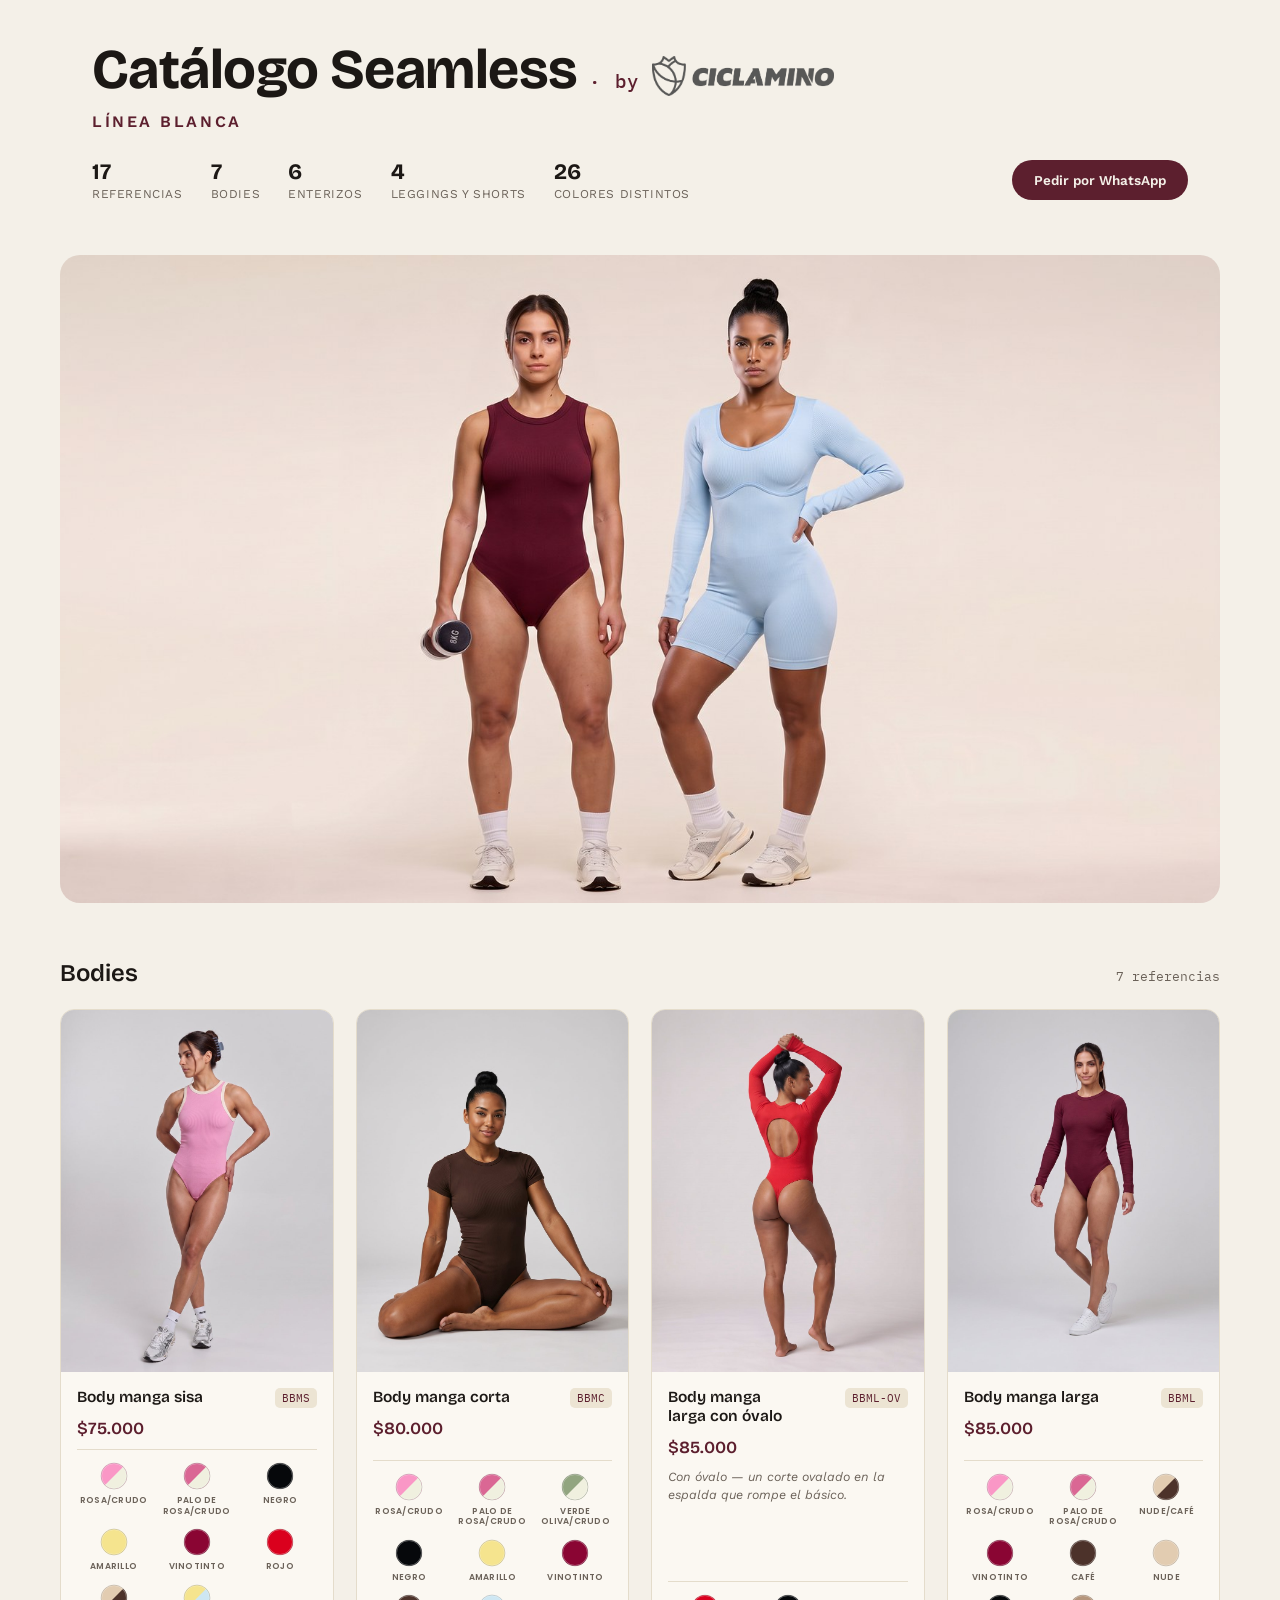
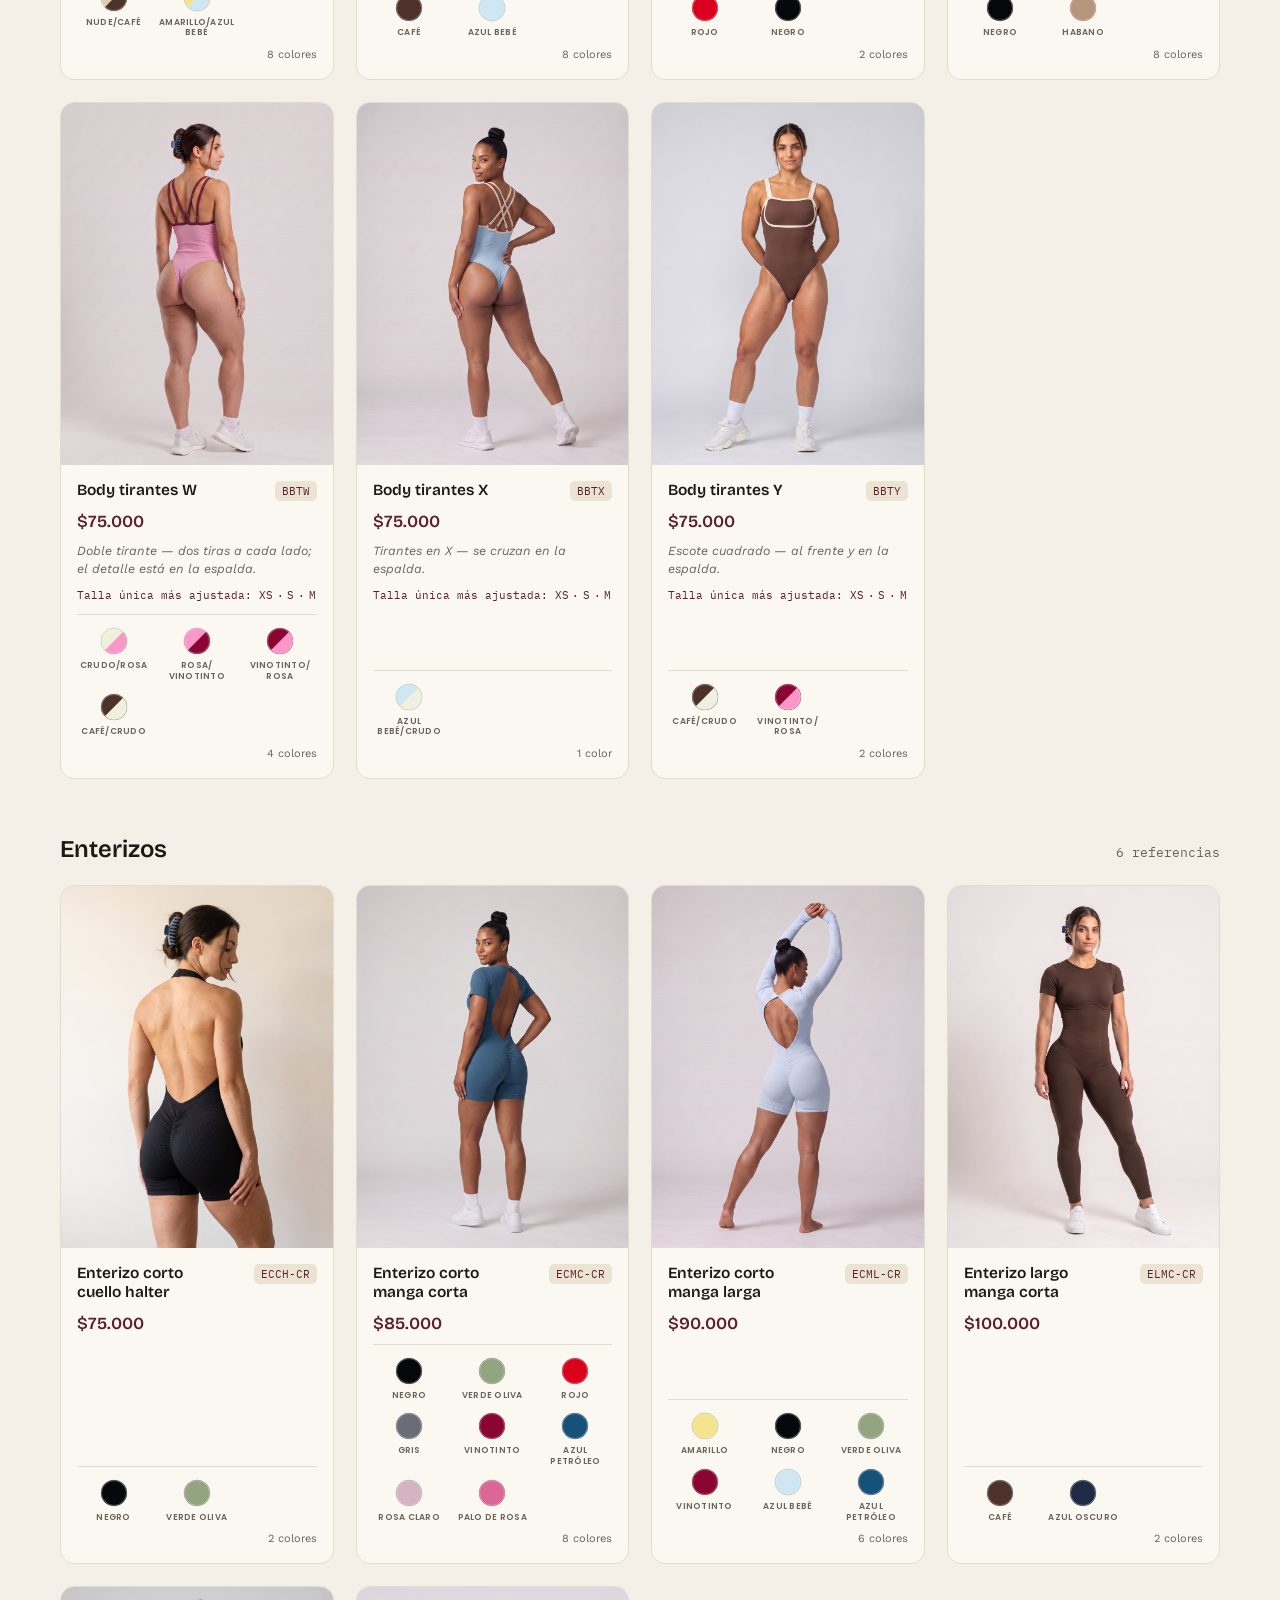
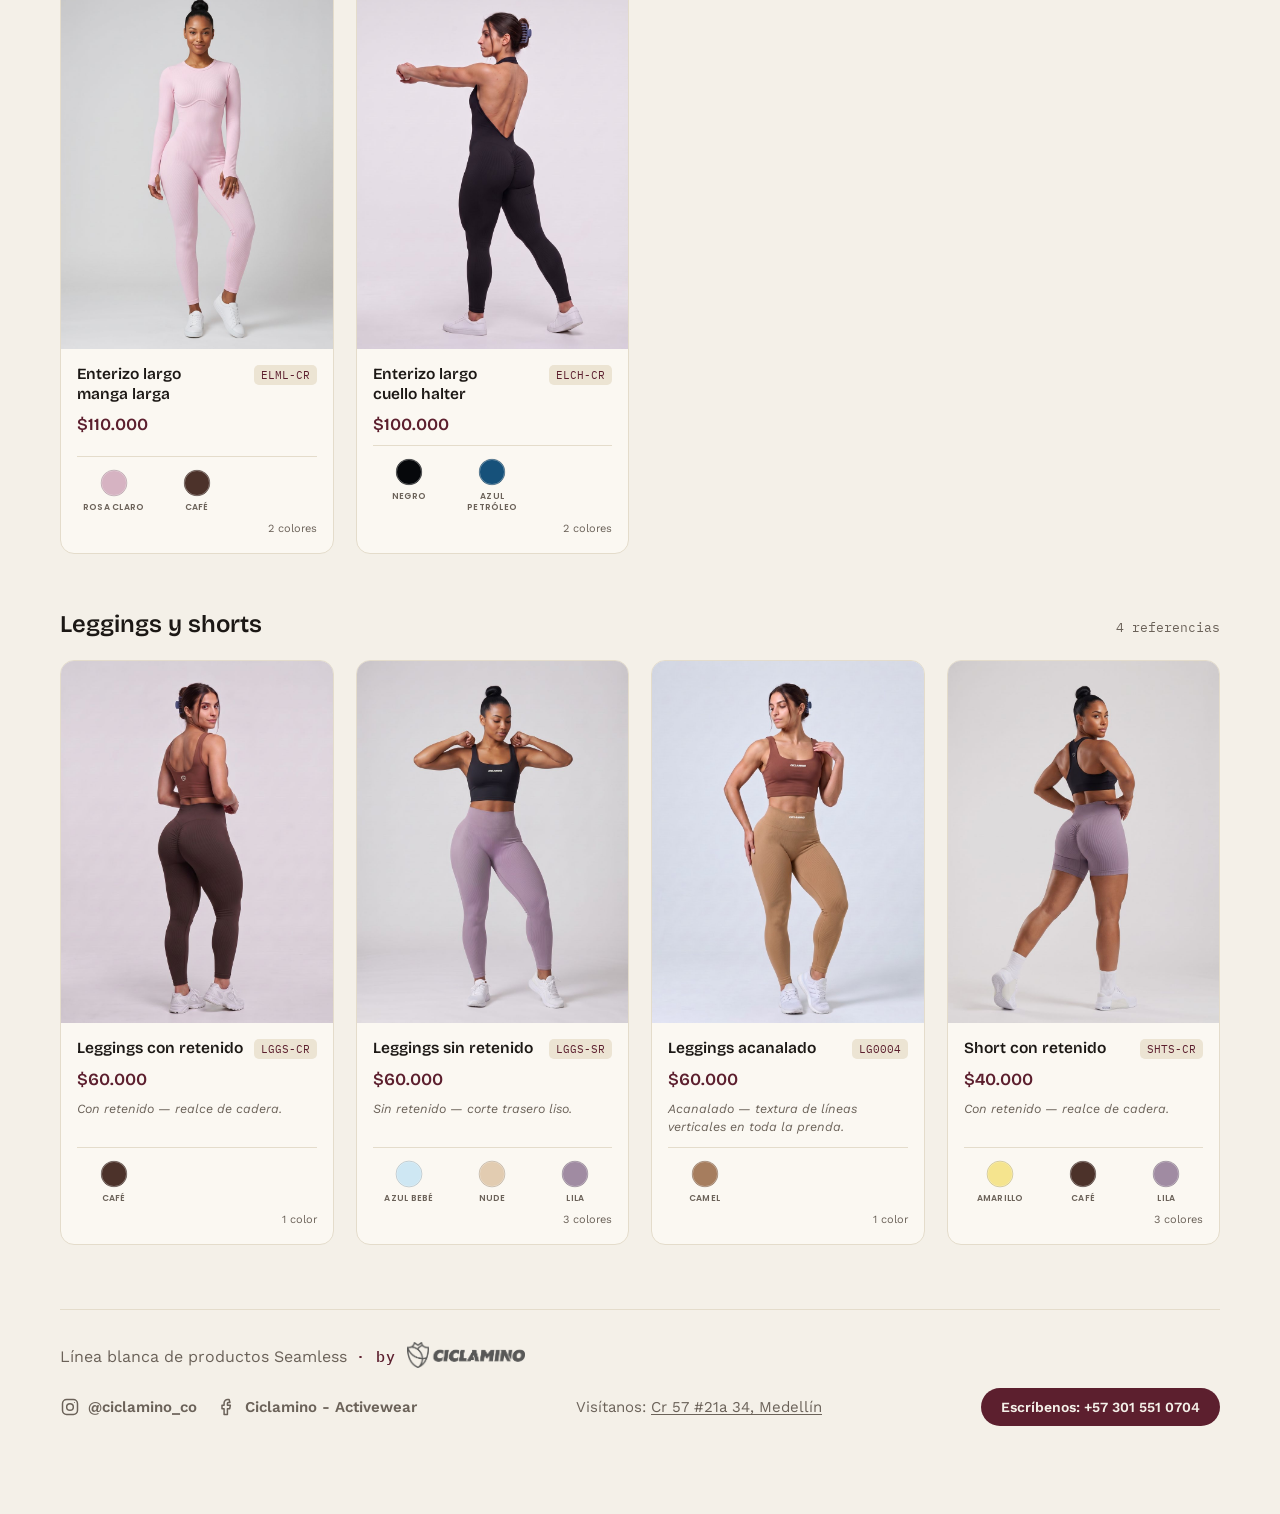
<file: index.html>
<!DOCTYPE html>
<html lang="es">
<head>
<meta charset="UTF-8">
<meta name="viewport" content="width=device-width, initial-scale=1, viewport-fit=cover">
<title>Catálogo Seamless | Ciclamino</title>
<meta name="description" content="Catálogo Seamless: bodies, enterizos, leggings y shorts sin costuras, talla única. Línea blanca de productos by Ciclamino.">
<link rel="icon" type="image/png" href="images/favicon-32.png">
<link rel="apple-touch-icon" href="images/apple-touch-icon.png">
<link href="https://fonts.googleapis.com" rel="preconnect"/>
<link crossorigin="" href="https://fonts.gstatic.com" rel="preconnect"/>
<link href="https://fonts.googleapis.com/css2?family=Bricolage+Grotesque:opsz,wght@12..96,500;12..96,600;12..96,700&amp;family=Work+Sans:wght@400;500;600;700&amp;family=IBM+Plex+Mono:wght@400;500&amp;family=Poppins:wght@500;600;700&amp;display=swap" rel="stylesheet"/>
<link rel="stylesheet" href="css/styles.css">
</head>
<body>
<div class="wrap">
<div class="masthead">
<div class="masthead-inner"><div class="brandline">
<h1 class="brand-title">Catálogo Seamless </h1>
<span class="byline"><span class="dot-sep">· </span>by <img alt="CICLAMINO" class="brand-logo" src="images/catalogo/logo-ciclamino.png"/></span><p class="brand-subtitle">Línea blanca</p></div><div class="stats-row">
<div class="stats">
<div class="stat"><b>17</b><span>Referencias</span></div>
<div class="stat"><b>7</b><span>Bodies</span></div>
<div class="stat"><b>6</b><span>Enterizos</span></div>
<div class="stat"><b>4</b><span>Leggings y shorts</span></div>
<div class="stat"><b>26</b><span>Colores distintos</span></div>
</div>
<a class="wa-cta" href="https://wa.me/573015510704?text=Hola%2C%20quiero%20hacer%20un%20pedido%20de%20Seamless">Pedir por WhatsApp</a>
</div></div><div class="masthead-photo cover-desktop" style="background-image:url(images/catalogo/portada-16x9.jpg)"></div><div class="masthead-photo cover-mobile" style="background-image:url(images/catalogo/portada-4x5.jpg)"></div></div>
<div class="section-head" id="bodies">
<h2>Bodies</h2>
<span class="count mono">7 referencias</span>
</div>
<div class="pgrid">
<article class="pcard">
<div class="pc-photo-wrap"><img alt="Body manga sisa" data-full="images/catalogo/bbms-grande.jpg" loading="lazy" src="images/catalogo/bbms.jpg"/></div>
<div class="pc-body">
<div class="pc-top">
<h3 class="pc-name">Body manga sisa</h3>
<span class="pc-code">BBMS</span>
</div>
<p class="pc-price">$75.000</p>
<div class="pc-colors">
<div class="sw-row"><span class="sw-item"><svg aria-label="Rosa/Crudo" class="sw" height="28" role="img" viewbox="0 0 28 28" width="28"><circle cx="14" cy="14" fill="#FA97C6" r="13"></circle><path d="M14,1 A13,13 0 0 1 14,27 Z" fill="#F0F0DF" transform="rotate(45 14 14)"></path><circle cx="14" cy="14" fill="none" r="12.5" stroke="rgba(255,255,255,.35)" stroke-width="1"></circle><circle cx="14" cy="14" fill="none" r="13" stroke="rgba(0,0,0,.14)" stroke-width="1"></circle></svg><span class="sw-label">ROSA/CRUDO</span></span><span class="sw-item"><svg aria-label="Palo de Rosa/Crudo" class="sw" height="28" role="img" viewbox="0 0 28 28" width="28"><circle cx="14" cy="14" fill="#DA6794" r="13"></circle><path d="M14,1 A13,13 0 0 1 14,27 Z" fill="#F0F0DF" transform="rotate(45 14 14)"></path><circle cx="14" cy="14" fill="none" r="12.5" stroke="rgba(255,255,255,.35)" stroke-width="1"></circle><circle cx="14" cy="14" fill="none" r="13" stroke="rgba(0,0,0,.14)" stroke-width="1"></circle></svg><span class="sw-label">PALO DE ROSA/CRUDO</span></span><span class="sw-item"><svg aria-label="Negro" class="sw" height="28" role="img" viewbox="0 0 28 28" width="28"><circle cx="14" cy="14" fill="#06080B" r="13"></circle><circle cx="14" cy="14" fill="none" r="12.5" stroke="rgba(255,255,255,.35)" stroke-width="1"></circle><circle cx="14" cy="14" fill="none" r="13" stroke="rgba(0,0,0,.14)" stroke-width="1"></circle></svg><span class="sw-label">NEGRO</span></span><span class="sw-item"><svg aria-label="Amarillo" class="sw" height="28" role="img" viewbox="0 0 28 28" width="28"><circle cx="14" cy="14" fill="#F5E48E" r="13"></circle><circle cx="14" cy="14" fill="none" r="12.5" stroke="rgba(255,255,255,.35)" stroke-width="1"></circle><circle cx="14" cy="14" fill="none" r="13" stroke="rgba(0,0,0,.14)" stroke-width="1"></circle></svg><span class="sw-label">AMARILLO</span></span><span class="sw-item"><svg aria-label="Vinotinto" class="sw" height="28" role="img" viewbox="0 0 28 28" width="28"><circle cx="14" cy="14" fill="#8A0533" r="13"></circle><circle cx="14" cy="14" fill="none" r="12.5" stroke="rgba(255,255,255,.35)" stroke-width="1"></circle><circle cx="14" cy="14" fill="none" r="13" stroke="rgba(0,0,0,.14)" stroke-width="1"></circle></svg><span class="sw-label">VINOTINTO</span></span><span class="sw-item"><svg aria-label="Rojo" class="sw" height="28" role="img" viewbox="0 0 28 28" width="28"><circle cx="14" cy="14" fill="#DA001D" r="13"></circle><circle cx="14" cy="14" fill="none" r="12.5" stroke="rgba(255,255,255,.35)" stroke-width="1"></circle><circle cx="14" cy="14" fill="none" r="13" stroke="rgba(0,0,0,.14)" stroke-width="1"></circle></svg><span class="sw-label">ROJO</span></span><span class="sw-item"><svg aria-label="Nude/Café" class="sw" height="28" role="img" viewbox="0 0 28 28" width="28"><circle cx="14" cy="14" fill="#E2CCB1" r="13"></circle><path d="M14,1 A13,13 0 0 1 14,27 Z" fill="#4c322a" transform="rotate(45 14 14)"></path><circle cx="14" cy="14" fill="none" r="12.5" stroke="rgba(255,255,255,.35)" stroke-width="1"></circle><circle cx="14" cy="14" fill="none" r="13" stroke="rgba(0,0,0,.14)" stroke-width="1"></circle></svg><span class="sw-label">NUDE/CAFÉ</span></span><span class="sw-item"><svg aria-label="Amarillo/Azul Bebé" class="sw" height="28" role="img" viewbox="0 0 28 28" width="28"><circle cx="14" cy="14" fill="#F5E48E" r="13"></circle><path d="M14,1 A13,13 0 0 1 14,27 Z" fill="#CEE7F3" transform="rotate(45 14 14)"></path><circle cx="14" cy="14" fill="none" r="12.5" stroke="rgba(255,255,255,.35)" stroke-width="1"></circle><circle cx="14" cy="14" fill="none" r="13" stroke="rgba(0,0,0,.14)" stroke-width="1"></circle></svg><span class="sw-label">AMARILLO/AZUL BEBÉ</span></span></div>
<span class="pc-colorcount">8 colores</span>
</div>
</div>
</article>
<article class="pcard">
<div class="pc-photo-wrap"><img alt="Body manga corta" data-full="images/catalogo/bbmc-grande.jpg" loading="lazy" src="images/catalogo/bbmc.jpg"/></div>
<div class="pc-body">
<div class="pc-top">
<h3 class="pc-name">Body manga corta</h3>
<span class="pc-code">BBMC</span>
</div>
<p class="pc-price">$80.000</p>
<div class="pc-colors">
<div class="sw-row"><span class="sw-item"><svg aria-label="Rosa/Crudo" class="sw" height="28" role="img" viewbox="0 0 28 28" width="28"><circle cx="14" cy="14" fill="#FA97C6" r="13"></circle><path d="M14,1 A13,13 0 0 1 14,27 Z" fill="#F0F0DF" transform="rotate(45 14 14)"></path><circle cx="14" cy="14" fill="none" r="12.5" stroke="rgba(255,255,255,.35)" stroke-width="1"></circle><circle cx="14" cy="14" fill="none" r="13" stroke="rgba(0,0,0,.14)" stroke-width="1"></circle></svg><span class="sw-label">ROSA/CRUDO</span></span><span class="sw-item"><svg aria-label="Palo de Rosa/Crudo" class="sw" height="28" role="img" viewbox="0 0 28 28" width="28"><circle cx="14" cy="14" fill="#DA6794" r="13"></circle><path d="M14,1 A13,13 0 0 1 14,27 Z" fill="#F0F0DF" transform="rotate(45 14 14)"></path><circle cx="14" cy="14" fill="none" r="12.5" stroke="rgba(255,255,255,.35)" stroke-width="1"></circle><circle cx="14" cy="14" fill="none" r="13" stroke="rgba(0,0,0,.14)" stroke-width="1"></circle></svg><span class="sw-label">PALO DE ROSA/CRUDO</span></span><span class="sw-item"><svg aria-label="Verde Oliva/Crudo" class="sw" height="28" role="img" viewbox="0 0 28 28" width="28"><circle cx="14" cy="14" fill="#92A580" r="13"></circle><path d="M14,1 A13,13 0 0 1 14,27 Z" fill="#F0F0DF" transform="rotate(45 14 14)"></path><circle cx="14" cy="14" fill="none" r="12.5" stroke="rgba(255,255,255,.35)" stroke-width="1"></circle><circle cx="14" cy="14" fill="none" r="13" stroke="rgba(0,0,0,.14)" stroke-width="1"></circle></svg><span class="sw-label">VERDE OLIVA/CRUDO</span></span><span class="sw-item"><svg aria-label="Negro" class="sw" height="28" role="img" viewbox="0 0 28 28" width="28"><circle cx="14" cy="14" fill="#06080B" r="13"></circle><circle cx="14" cy="14" fill="none" r="12.5" stroke="rgba(255,255,255,.35)" stroke-width="1"></circle><circle cx="14" cy="14" fill="none" r="13" stroke="rgba(0,0,0,.14)" stroke-width="1"></circle></svg><span class="sw-label">NEGRO</span></span><span class="sw-item"><svg aria-label="Amarillo" class="sw" height="28" role="img" viewbox="0 0 28 28" width="28"><circle cx="14" cy="14" fill="#F5E48E" r="13"></circle><circle cx="14" cy="14" fill="none" r="12.5" stroke="rgba(255,255,255,.35)" stroke-width="1"></circle><circle cx="14" cy="14" fill="none" r="13" stroke="rgba(0,0,0,.14)" stroke-width="1"></circle></svg><span class="sw-label">AMARILLO</span></span><span class="sw-item"><svg aria-label="Vinotinto" class="sw" height="28" role="img" viewbox="0 0 28 28" width="28"><circle cx="14" cy="14" fill="#8A0533" r="13"></circle><circle cx="14" cy="14" fill="none" r="12.5" stroke="rgba(255,255,255,.35)" stroke-width="1"></circle><circle cx="14" cy="14" fill="none" r="13" stroke="rgba(0,0,0,.14)" stroke-width="1"></circle></svg><span class="sw-label">VINOTINTO</span></span><span class="sw-item"><svg aria-label="Café" class="sw" height="28" role="img" viewbox="0 0 28 28" width="28"><circle cx="14" cy="14" fill="#4c322a" r="13"></circle><circle cx="14" cy="14" fill="none" r="12.5" stroke="rgba(255,255,255,.35)" stroke-width="1"></circle><circle cx="14" cy="14" fill="none" r="13" stroke="rgba(0,0,0,.14)" stroke-width="1"></circle></svg><span class="sw-label">CAFÉ</span></span><span class="sw-item"><svg aria-label="Azul Bebé" class="sw" height="28" role="img" viewbox="0 0 28 28" width="28"><circle cx="14" cy="14" fill="#CEE7F3" r="13"></circle><circle cx="14" cy="14" fill="none" r="12.5" stroke="rgba(255,255,255,.35)" stroke-width="1"></circle><circle cx="14" cy="14" fill="none" r="13" stroke="rgba(0,0,0,.14)" stroke-width="1"></circle></svg><span class="sw-label">AZUL BEBÉ</span></span></div>
<span class="pc-colorcount">8 colores</span>
</div>
</div>
</article>
<article class="pcard">
<div class="pc-photo-wrap"><img alt="Body manga larga con óvalo" data-full="images/catalogo/bbml-ov-grande.jpg" loading="lazy" src="images/catalogo/bbml-ov.jpg"/></div>
<div class="pc-body">
<div class="pc-top">
<h3 class="pc-name">Body manga larga con óvalo</h3>
<span class="pc-code">BBML-OV</span>
</div>
<p class="pc-price">$85.000</p>
<p class="pc-mod">Con óvalo — un corte ovalado en la espalda que rompe el básico.</p>
<div class="pc-colors">
<div class="sw-row"><span class="sw-item"><svg aria-label="Rojo" class="sw" height="28" role="img" viewbox="0 0 28 28" width="28"><circle cx="14" cy="14" fill="#DA001D" r="13"></circle><circle cx="14" cy="14" fill="none" r="12.5" stroke="rgba(255,255,255,.35)" stroke-width="1"></circle><circle cx="14" cy="14" fill="none" r="13" stroke="rgba(0,0,0,.14)" stroke-width="1"></circle></svg><span class="sw-label">ROJO</span></span><span class="sw-item"><svg aria-label="Negro" class="sw" height="28" role="img" viewbox="0 0 28 28" width="28"><circle cx="14" cy="14" fill="#06080B" r="13"></circle><circle cx="14" cy="14" fill="none" r="12.5" stroke="rgba(255,255,255,.35)" stroke-width="1"></circle><circle cx="14" cy="14" fill="none" r="13" stroke="rgba(0,0,0,.14)" stroke-width="1"></circle></svg><span class="sw-label">NEGRO</span></span></div>
<span class="pc-colorcount">2 colores</span>
</div>
</div>
</article>
<article class="pcard">
<div class="pc-photo-wrap"><img alt="Body manga larga" data-full="images/catalogo/bbml-grande.jpg" loading="lazy" src="images/catalogo/bbml.jpg"/></div>
<div class="pc-body">
<div class="pc-top">
<h3 class="pc-name">Body manga larga</h3>
<span class="pc-code">BBML</span>
</div>
<p class="pc-price">$85.000</p>
<div class="pc-colors">
<div class="sw-row"><span class="sw-item"><svg aria-label="Rosa/Crudo" class="sw" height="28" role="img" viewbox="0 0 28 28" width="28"><circle cx="14" cy="14" fill="#FA97C6" r="13"></circle><path d="M14,1 A13,13 0 0 1 14,27 Z" fill="#F0F0DF" transform="rotate(45 14 14)"></path><circle cx="14" cy="14" fill="none" r="12.5" stroke="rgba(255,255,255,.35)" stroke-width="1"></circle><circle cx="14" cy="14" fill="none" r="13" stroke="rgba(0,0,0,.14)" stroke-width="1"></circle></svg><span class="sw-label">ROSA/CRUDO</span></span><span class="sw-item"><svg aria-label="Palo de Rosa/Crudo" class="sw" height="28" role="img" viewbox="0 0 28 28" width="28"><circle cx="14" cy="14" fill="#DA6794" r="13"></circle><path d="M14,1 A13,13 0 0 1 14,27 Z" fill="#F0F0DF" transform="rotate(45 14 14)"></path><circle cx="14" cy="14" fill="none" r="12.5" stroke="rgba(255,255,255,.35)" stroke-width="1"></circle><circle cx="14" cy="14" fill="none" r="13" stroke="rgba(0,0,0,.14)" stroke-width="1"></circle></svg><span class="sw-label">PALO DE ROSA/CRUDO</span></span><span class="sw-item"><svg aria-label="Nude/Café" class="sw" height="28" role="img" viewbox="0 0 28 28" width="28"><circle cx="14" cy="14" fill="#E2CCB1" r="13"></circle><path d="M14,1 A13,13 0 0 1 14,27 Z" fill="#4c322a" transform="rotate(45 14 14)"></path><circle cx="14" cy="14" fill="none" r="12.5" stroke="rgba(255,255,255,.35)" stroke-width="1"></circle><circle cx="14" cy="14" fill="none" r="13" stroke="rgba(0,0,0,.14)" stroke-width="1"></circle></svg><span class="sw-label">NUDE/CAFÉ</span></span><span class="sw-item"><svg aria-label="Vinotinto" class="sw" height="28" role="img" viewbox="0 0 28 28" width="28"><circle cx="14" cy="14" fill="#8A0533" r="13"></circle><circle cx="14" cy="14" fill="none" r="12.5" stroke="rgba(255,255,255,.35)" stroke-width="1"></circle><circle cx="14" cy="14" fill="none" r="13" stroke="rgba(0,0,0,.14)" stroke-width="1"></circle></svg><span class="sw-label">VINOTINTO</span></span><span class="sw-item"><svg aria-label="Café" class="sw" height="28" role="img" viewbox="0 0 28 28" width="28"><circle cx="14" cy="14" fill="#4c322a" r="13"></circle><circle cx="14" cy="14" fill="none" r="12.5" stroke="rgba(255,255,255,.35)" stroke-width="1"></circle><circle cx="14" cy="14" fill="none" r="13" stroke="rgba(0,0,0,.14)" stroke-width="1"></circle></svg><span class="sw-label">CAFÉ</span></span><span class="sw-item"><svg aria-label="Nude" class="sw" height="28" role="img" viewbox="0 0 28 28" width="28"><circle cx="14" cy="14" fill="#E2CCB1" r="13"></circle><circle cx="14" cy="14" fill="none" r="12.5" stroke="rgba(255,255,255,.35)" stroke-width="1"></circle><circle cx="14" cy="14" fill="none" r="13" stroke="rgba(0,0,0,.14)" stroke-width="1"></circle></svg><span class="sw-label">NUDE</span></span><span class="sw-item"><svg aria-label="Negro" class="sw" height="28" role="img" viewbox="0 0 28 28" width="28"><circle cx="14" cy="14" fill="#06080B" r="13"></circle><circle cx="14" cy="14" fill="none" r="12.5" stroke="rgba(255,255,255,.35)" stroke-width="1"></circle><circle cx="14" cy="14" fill="none" r="13" stroke="rgba(0,0,0,.14)" stroke-width="1"></circle></svg><span class="sw-label">NEGRO</span></span><span class="sw-item"><svg aria-label="Habano" class="sw" height="28" role="img" viewbox="0 0 28 28" width="28"><circle cx="14" cy="14" fill="#B5967C" r="13"></circle><circle cx="14" cy="14" fill="none" r="12.5" stroke="rgba(255,255,255,.35)" stroke-width="1"></circle><circle cx="14" cy="14" fill="none" r="13" stroke="rgba(0,0,0,.14)" stroke-width="1"></circle></svg><span class="sw-label">HABANO</span></span></div>
<span class="pc-colorcount">8 colores</span>
</div>
</div>
</article>
<article class="pcard">
<div class="pc-photo-wrap"><img alt="Body tirantes W" data-full="images/catalogo/bbtw-grande.jpg" loading="lazy" src="images/catalogo/bbtw.jpg"/></div>
<div class="pc-body">
<div class="pc-top">
<h3 class="pc-name">Body tirantes W</h3>
<span class="pc-code">BBTW</span>
</div>
<p class="pc-price">$75.000</p>
<p class="pc-mod">Doble tirante — dos tiras a cada lado; el detalle está en la espalda.</p>
<p class="pc-fit">Talla única más ajustada: <span class="pc-sizes">XS · S · M</span></p>
<div class="pc-colors">
<div class="sw-row"><span class="sw-item"><svg aria-label="Crudo/Rosa" class="sw" height="28" role="img" viewbox="0 0 28 28" width="28"><circle cx="14" cy="14" fill="#F0F0DF" r="13"></circle><path d="M14,1 A13,13 0 0 1 14,27 Z" fill="#FA97C6" transform="rotate(45 14 14)"></path><circle cx="14" cy="14" fill="none" r="12.5" stroke="rgba(255,255,255,.35)" stroke-width="1"></circle><circle cx="14" cy="14" fill="none" r="13" stroke="rgba(0,0,0,.14)" stroke-width="1"></circle></svg><span class="sw-label">CRUDO/ROSA</span></span><span class="sw-item"><svg aria-label="Rosa/Vinotinto" class="sw" height="28" role="img" viewbox="0 0 28 28" width="28"><circle cx="14" cy="14" fill="#FA97C6" r="13"></circle><path d="M14,1 A13,13 0 0 1 14,27 Z" fill="#8A0533" transform="rotate(45 14 14)"></path><circle cx="14" cy="14" fill="none" r="12.5" stroke="rgba(255,255,255,.35)" stroke-width="1"></circle><circle cx="14" cy="14" fill="none" r="13" stroke="rgba(0,0,0,.14)" stroke-width="1"></circle></svg><span class="sw-label">ROSA/<wbr>VINOTINTO</span></span><span class="sw-item"><svg aria-label="Vinotinto/Rosa" class="sw" height="28" role="img" viewbox="0 0 28 28" width="28"><circle cx="14" cy="14" fill="#8A0533" r="13"></circle><path d="M14,1 A13,13 0 0 1 14,27 Z" fill="#FA97C6" transform="rotate(45 14 14)"></path><circle cx="14" cy="14" fill="none" r="12.5" stroke="rgba(255,255,255,.35)" stroke-width="1"></circle><circle cx="14" cy="14" fill="none" r="13" stroke="rgba(0,0,0,.14)" stroke-width="1"></circle></svg><span class="sw-label">VINOTINTO/<wbr>ROSA</span></span><span class="sw-item"><svg aria-label="Café/Crudo" class="sw" height="28" role="img" viewbox="0 0 28 28" width="28"><circle cx="14" cy="14" fill="#4c322a" r="13"></circle><path d="M14,1 A13,13 0 0 1 14,27 Z" fill="#F0F0DF" transform="rotate(45 14 14)"></path><circle cx="14" cy="14" fill="none" r="12.5" stroke="rgba(255,255,255,.35)" stroke-width="1"></circle><circle cx="14" cy="14" fill="none" r="13" stroke="rgba(0,0,0,.14)" stroke-width="1"></circle></svg><span class="sw-label">CAFÉ/CRUDO</span></span></div>
<span class="pc-colorcount">4 colores</span>
</div>
</div>
</article>
<article class="pcard">
<div class="pc-photo-wrap"><img alt="Body tirantes X" data-full="images/catalogo/bbtx-grande.jpg" loading="lazy" src="images/catalogo/bbtx.jpg"/></div>
<div class="pc-body">
<div class="pc-top">
<h3 class="pc-name">Body tirantes X</h3>
<span class="pc-code">BBTX</span>
</div>
<p class="pc-price">$75.000</p>
<p class="pc-mod">Tirantes en X — se cruzan en la espalda.</p>
<p class="pc-fit">Talla única más ajustada: <span class="pc-sizes">XS · S · M</span></p>
<div class="pc-colors">
<div class="sw-row"><span class="sw-item"><svg aria-label="Azul Bebé/Crudo" class="sw" height="28" role="img" viewbox="0 0 28 28" width="28"><circle cx="14" cy="14" fill="#CEE7F3" r="13"></circle><path d="M14,1 A13,13 0 0 1 14,27 Z" fill="#F0F0DF" transform="rotate(45 14 14)"></path><circle cx="14" cy="14" fill="none" r="12.5" stroke="rgba(255,255,255,.35)" stroke-width="1"></circle><circle cx="14" cy="14" fill="none" r="13" stroke="rgba(0,0,0,.14)" stroke-width="1"></circle></svg><span class="sw-label">AZUL BEBÉ/CRUDO</span></span></div>
<span class="pc-colorcount">1 color</span>
</div>
</div>
</article>
<article class="pcard">
<div class="pc-photo-wrap"><img alt="Body tirantes Y" data-full="images/catalogo/bbty-grande.jpg" loading="lazy" src="images/catalogo/bbty.jpg"/></div>
<div class="pc-body">
<div class="pc-top">
<h3 class="pc-name">Body tirantes Y</h3>
<span class="pc-code">BBTY</span>
</div>
<p class="pc-price">$75.000</p>
<p class="pc-mod">Escote cuadrado — al frente y en la espalda.</p>
<p class="pc-fit">Talla única más ajustada: <span class="pc-sizes">XS · S · M</span></p>
<div class="pc-colors">
<div class="sw-row"><span class="sw-item"><svg aria-label="Café/Crudo" class="sw" height="28" role="img" viewbox="0 0 28 28" width="28"><circle cx="14" cy="14" fill="#4c322a" r="13"></circle><path d="M14,1 A13,13 0 0 1 14,27 Z" fill="#F0F0DF" transform="rotate(45 14 14)"></path><circle cx="14" cy="14" fill="none" r="12.5" stroke="rgba(255,255,255,.35)" stroke-width="1"></circle><circle cx="14" cy="14" fill="none" r="13" stroke="rgba(0,0,0,.14)" stroke-width="1"></circle></svg><span class="sw-label">CAFÉ/CRUDO</span></span><span class="sw-item"><svg aria-label="Vinotinto/Rosa" class="sw" height="28" role="img" viewbox="0 0 28 28" width="28"><circle cx="14" cy="14" fill="#8A0533" r="13"></circle><path d="M14,1 A13,13 0 0 1 14,27 Z" fill="#FA97C6" transform="rotate(45 14 14)"></path><circle cx="14" cy="14" fill="none" r="12.5" stroke="rgba(255,255,255,.35)" stroke-width="1"></circle><circle cx="14" cy="14" fill="none" r="13" stroke="rgba(0,0,0,.14)" stroke-width="1"></circle></svg><span class="sw-label">VINOTINTO/<wbr>ROSA</span></span></div>
<span class="pc-colorcount">2 colores</span>
</div>
</div>
</article>
</div>
<div class="section-head" id="enterizos">
<h2>Enterizos</h2>
<span class="count mono">6 referencias</span>
</div>
<div class="pgrid">
<article class="pcard">
<div class="pc-photo-wrap"><img alt="Enterizo corto cuello halter" data-full="images/catalogo/ecch-cr-grande.jpg" loading="lazy" src="images/catalogo/ecch-cr.jpg"/></div>
<div class="pc-body">
<div class="pc-top">
<h3 class="pc-name">Enterizo corto cuello halter</h3>
<span class="pc-code">ECCH-CR</span>
</div>
<p class="pc-price">$75.000</p>
<div class="pc-colors">
<div class="sw-row"><span class="sw-item"><svg aria-label="Negro" class="sw" height="28" role="img" viewbox="0 0 28 28" width="28"><circle cx="14" cy="14" fill="#06080B" r="13"></circle><circle cx="14" cy="14" fill="none" r="12.5" stroke="rgba(255,255,255,.35)" stroke-width="1"></circle><circle cx="14" cy="14" fill="none" r="13" stroke="rgba(0,0,0,.14)" stroke-width="1"></circle></svg><span class="sw-label">NEGRO</span></span><span class="sw-item"><svg aria-label="Verde Oliva" class="sw" height="28" role="img" viewbox="0 0 28 28" width="28"><circle cx="14" cy="14" fill="#92A580" r="13"></circle><circle cx="14" cy="14" fill="none" r="12.5" stroke="rgba(255,255,255,.35)" stroke-width="1"></circle><circle cx="14" cy="14" fill="none" r="13" stroke="rgba(0,0,0,.14)" stroke-width="1"></circle></svg><span class="sw-label">VERDE OLIVA</span></span></div>
<span class="pc-colorcount">2 colores</span>
</div>
</div>
</article>
<article class="pcard">
<div class="pc-photo-wrap"><img alt="Enterizo corto manga corta" data-full="images/catalogo/ecmc-cr-grande.jpg" loading="lazy" src="images/catalogo/ecmc-cr.jpg"/></div>
<div class="pc-body">
<div class="pc-top">
<h3 class="pc-name">Enterizo corto manga corta</h3>
<span class="pc-code">ECMC-CR</span>
</div>
<p class="pc-price">$85.000</p>
<div class="pc-colors">
<div class="sw-row"><span class="sw-item"><svg aria-label="Negro" class="sw" height="28" role="img" viewbox="0 0 28 28" width="28"><circle cx="14" cy="14" fill="#06080B" r="13"></circle><circle cx="14" cy="14" fill="none" r="12.5" stroke="rgba(255,255,255,.35)" stroke-width="1"></circle><circle cx="14" cy="14" fill="none" r="13" stroke="rgba(0,0,0,.14)" stroke-width="1"></circle></svg><span class="sw-label">NEGRO</span></span><span class="sw-item"><svg aria-label="Verde Oliva" class="sw" height="28" role="img" viewbox="0 0 28 28" width="28"><circle cx="14" cy="14" fill="#92A580" r="13"></circle><circle cx="14" cy="14" fill="none" r="12.5" stroke="rgba(255,255,255,.35)" stroke-width="1"></circle><circle cx="14" cy="14" fill="none" r="13" stroke="rgba(0,0,0,.14)" stroke-width="1"></circle></svg><span class="sw-label">VERDE OLIVA</span></span><span class="sw-item"><svg aria-label="Rojo" class="sw" height="28" role="img" viewbox="0 0 28 28" width="28"><circle cx="14" cy="14" fill="#DA001D" r="13"></circle><circle cx="14" cy="14" fill="none" r="12.5" stroke="rgba(255,255,255,.35)" stroke-width="1"></circle><circle cx="14" cy="14" fill="none" r="13" stroke="rgba(0,0,0,.14)" stroke-width="1"></circle></svg><span class="sw-label">ROJO</span></span><span class="sw-item"><svg aria-label="Gris" class="sw" height="28" role="img" viewbox="0 0 28 28" width="28"><circle cx="14" cy="14" fill="#6B6C75" r="13"></circle><circle cx="14" cy="14" fill="none" r="12.5" stroke="rgba(255,255,255,.35)" stroke-width="1"></circle><circle cx="14" cy="14" fill="none" r="13" stroke="rgba(0,0,0,.14)" stroke-width="1"></circle></svg><span class="sw-label">GRIS</span></span><span class="sw-item"><svg aria-label="Vinotinto" class="sw" height="28" role="img" viewbox="0 0 28 28" width="28"><circle cx="14" cy="14" fill="#8A0533" r="13"></circle><circle cx="14" cy="14" fill="none" r="12.5" stroke="rgba(255,255,255,.35)" stroke-width="1"></circle><circle cx="14" cy="14" fill="none" r="13" stroke="rgba(0,0,0,.14)" stroke-width="1"></circle></svg><span class="sw-label">VINOTINTO</span></span><span class="sw-item"><svg aria-label="Azul Petróleo" class="sw" height="28" role="img" viewbox="0 0 28 28" width="28"><circle cx="14" cy="14" fill="#16517A" r="13"></circle><circle cx="14" cy="14" fill="none" r="12.5" stroke="rgba(255,255,255,.35)" stroke-width="1"></circle><circle cx="14" cy="14" fill="none" r="13" stroke="rgba(0,0,0,.14)" stroke-width="1"></circle></svg><span class="sw-label">AZUL PETRÓLEO</span></span><span class="sw-item"><svg aria-label="Rosa Claro" class="sw" height="28" role="img" viewbox="0 0 28 28" width="28"><circle cx="14" cy="14" fill="#d6b3c2" r="13"></circle><circle cx="14" cy="14" fill="none" r="12.5" stroke="rgba(255,255,255,.35)" stroke-width="1"></circle><circle cx="14" cy="14" fill="none" r="13" stroke="rgba(0,0,0,.14)" stroke-width="1"></circle></svg><span class="sw-label">ROSA CLARO</span></span><span class="sw-item"><svg aria-label="Palo de Rosa" class="sw" height="28" role="img" viewbox="0 0 28 28" width="28"><circle cx="14" cy="14" fill="#DA6794" r="13"></circle><circle cx="14" cy="14" fill="none" r="12.5" stroke="rgba(255,255,255,.35)" stroke-width="1"></circle><circle cx="14" cy="14" fill="none" r="13" stroke="rgba(0,0,0,.14)" stroke-width="1"></circle></svg><span class="sw-label">PALO DE ROSA</span></span></div>
<span class="pc-colorcount">8 colores</span>
</div>
</div>
</article>
<article class="pcard">
<div class="pc-photo-wrap"><img alt="Enterizo corto manga larga" data-full="images/catalogo/ecml-cr-grande.jpg" loading="lazy" src="images/catalogo/ecml-cr.jpg"/></div>
<div class="pc-body">
<div class="pc-top">
<h3 class="pc-name">Enterizo corto manga larga</h3>
<span class="pc-code">ECML-CR</span>
</div>
<p class="pc-price">$90.000</p>
<div class="pc-colors">
<div class="sw-row"><span class="sw-item"><svg aria-label="Amarillo" class="sw" height="28" role="img" viewbox="0 0 28 28" width="28"><circle cx="14" cy="14" fill="#F5E48E" r="13"></circle><circle cx="14" cy="14" fill="none" r="12.5" stroke="rgba(255,255,255,.35)" stroke-width="1"></circle><circle cx="14" cy="14" fill="none" r="13" stroke="rgba(0,0,0,.14)" stroke-width="1"></circle></svg><span class="sw-label">AMARILLO</span></span><span class="sw-item"><svg aria-label="Negro" class="sw" height="28" role="img" viewbox="0 0 28 28" width="28"><circle cx="14" cy="14" fill="#06080B" r="13"></circle><circle cx="14" cy="14" fill="none" r="12.5" stroke="rgba(255,255,255,.35)" stroke-width="1"></circle><circle cx="14" cy="14" fill="none" r="13" stroke="rgba(0,0,0,.14)" stroke-width="1"></circle></svg><span class="sw-label">NEGRO</span></span><span class="sw-item"><svg aria-label="Verde Oliva" class="sw" height="28" role="img" viewbox="0 0 28 28" width="28"><circle cx="14" cy="14" fill="#92A580" r="13"></circle><circle cx="14" cy="14" fill="none" r="12.5" stroke="rgba(255,255,255,.35)" stroke-width="1"></circle><circle cx="14" cy="14" fill="none" r="13" stroke="rgba(0,0,0,.14)" stroke-width="1"></circle></svg><span class="sw-label">VERDE OLIVA</span></span><span class="sw-item"><svg aria-label="Vinotinto" class="sw" height="28" role="img" viewbox="0 0 28 28" width="28"><circle cx="14" cy="14" fill="#8A0533" r="13"></circle><circle cx="14" cy="14" fill="none" r="12.5" stroke="rgba(255,255,255,.35)" stroke-width="1"></circle><circle cx="14" cy="14" fill="none" r="13" stroke="rgba(0,0,0,.14)" stroke-width="1"></circle></svg><span class="sw-label">VINOTINTO</span></span><span class="sw-item"><svg aria-label="Azul Bebé" class="sw" height="28" role="img" viewbox="0 0 28 28" width="28"><circle cx="14" cy="14" fill="#CEE7F3" r="13"></circle><circle cx="14" cy="14" fill="none" r="12.5" stroke="rgba(255,255,255,.35)" stroke-width="1"></circle><circle cx="14" cy="14" fill="none" r="13" stroke="rgba(0,0,0,.14)" stroke-width="1"></circle></svg><span class="sw-label">AZUL BEBÉ</span></span><span class="sw-item"><svg aria-label="Azul Petróleo" class="sw" height="28" role="img" viewbox="0 0 28 28" width="28"><circle cx="14" cy="14" fill="#16517A" r="13"></circle><circle cx="14" cy="14" fill="none" r="12.5" stroke="rgba(255,255,255,.35)" stroke-width="1"></circle><circle cx="14" cy="14" fill="none" r="13" stroke="rgba(0,0,0,.14)" stroke-width="1"></circle></svg><span class="sw-label">AZUL PETRÓLEO</span></span></div>
<span class="pc-colorcount">6 colores</span>
</div>
</div>
</article>
<article class="pcard">
<div class="pc-photo-wrap"><img alt="Enterizo largo manga corta" data-full="images/catalogo/elmc-cr-grande.jpg" loading="lazy" src="images/catalogo/elmc-cr.jpg"/></div>
<div class="pc-body">
<div class="pc-top">
<h3 class="pc-name">Enterizo largo manga corta</h3>
<span class="pc-code">ELMC-CR</span>
</div>
<p class="pc-price">$100.000</p>
<div class="pc-colors">
<div class="sw-row"><span class="sw-item"><svg aria-label="Café" class="sw" height="28" role="img" viewbox="0 0 28 28" width="28"><circle cx="14" cy="14" fill="#4c322a" r="13"></circle><circle cx="14" cy="14" fill="none" r="12.5" stroke="rgba(255,255,255,.35)" stroke-width="1"></circle><circle cx="14" cy="14" fill="none" r="13" stroke="rgba(0,0,0,.14)" stroke-width="1"></circle></svg><span class="sw-label">CAFÉ</span></span><span class="sw-item"><svg aria-label="Azul Oscuro" class="sw" height="28" role="img" viewbox="0 0 28 28" width="28"><circle cx="14" cy="14" fill="#1F2A44" r="13"></circle><circle cx="14" cy="14" fill="none" r="12.5" stroke="rgba(255,255,255,.35)" stroke-width="1"></circle><circle cx="14" cy="14" fill="none" r="13" stroke="rgba(0,0,0,.14)" stroke-width="1"></circle></svg><span class="sw-label">AZUL OSCURO</span></span></div>
<span class="pc-colorcount">2 colores</span>
</div>
</div>
</article>
<article class="pcard">
<div class="pc-photo-wrap"><img alt="Enterizo largo manga larga" data-full="images/catalogo/elml-cr-grande.jpg" loading="lazy" src="images/catalogo/elml-cr.jpg"/></div>
<div class="pc-body">
<div class="pc-top">
<h3 class="pc-name">Enterizo largo manga larga</h3>
<span class="pc-code">ELML-CR</span>
</div>
<p class="pc-price">$110.000</p>
<div class="pc-colors">
<div class="sw-row"><span class="sw-item"><svg aria-label="Rosa Claro" class="sw" height="28" role="img" viewbox="0 0 28 28" width="28"><circle cx="14" cy="14" fill="#d6b3c2" r="13"></circle><circle cx="14" cy="14" fill="none" r="12.5" stroke="rgba(255,255,255,.35)" stroke-width="1"></circle><circle cx="14" cy="14" fill="none" r="13" stroke="rgba(0,0,0,.14)" stroke-width="1"></circle></svg><span class="sw-label">ROSA CLARO</span></span><span class="sw-item"><svg aria-label="Café" class="sw" height="28" role="img" viewbox="0 0 28 28" width="28"><circle cx="14" cy="14" fill="#4c322a" r="13"></circle><circle cx="14" cy="14" fill="none" r="12.5" stroke="rgba(255,255,255,.35)" stroke-width="1"></circle><circle cx="14" cy="14" fill="none" r="13" stroke="rgba(0,0,0,.14)" stroke-width="1"></circle></svg><span class="sw-label">CAFÉ</span></span></div>
<span class="pc-colorcount">2 colores</span>
</div>
</div>
</article>
<article class="pcard">
<div class="pc-photo-wrap"><img alt="Enterizo largo cuello halter" data-full="images/catalogo/elch-cr-grande.jpg" loading="lazy" src="images/catalogo/elch-cr.jpg"/></div>
<div class="pc-body">
<div class="pc-top">
<h3 class="pc-name">Enterizo largo cuello halter</h3>
<span class="pc-code">ELCH-CR</span>
</div>
<p class="pc-price">$100.000</p>
<div class="pc-colors">
<div class="sw-row"><span class="sw-item"><svg aria-label="Negro" class="sw" height="28" role="img" viewbox="0 0 28 28" width="28"><circle cx="14" cy="14" fill="#06080B" r="13"></circle><circle cx="14" cy="14" fill="none" r="12.5" stroke="rgba(255,255,255,.35)" stroke-width="1"></circle><circle cx="14" cy="14" fill="none" r="13" stroke="rgba(0,0,0,.14)" stroke-width="1"></circle></svg><span class="sw-label">NEGRO</span></span><span class="sw-item"><svg aria-label="Azul Petróleo" class="sw" height="28" role="img" viewbox="0 0 28 28" width="28"><circle cx="14" cy="14" fill="#16517A" r="13"></circle><circle cx="14" cy="14" fill="none" r="12.5" stroke="rgba(255,255,255,.35)" stroke-width="1"></circle><circle cx="14" cy="14" fill="none" r="13" stroke="rgba(0,0,0,.14)" stroke-width="1"></circle></svg><span class="sw-label">AZUL PETRÓLEO</span></span></div>
<span class="pc-colorcount">2 colores</span>
</div>
</div>
</article>
</div>
<div class="section-head" id="leggings-y-shorts">
<h2>Leggings y shorts</h2>
<span class="count mono">4 referencias</span>
</div>
<div class="pgrid">
<article class="pcard">
<div class="pc-photo-wrap"><img alt="Leggings con retenido" data-full="images/catalogo/lggs-cr-grande.jpg" loading="lazy" src="images/catalogo/lggs-cr.jpg"/></div>
<div class="pc-body">
<div class="pc-top">
<h3 class="pc-name">Leggings con retenido</h3>
<span class="pc-code">LGGS-CR</span>
</div>
<p class="pc-price">$60.000</p>
<p class="pc-mod">Con retenido — realce de cadera.</p>
<div class="pc-colors">
<div class="sw-row"><span class="sw-item"><svg aria-label="Café" class="sw" height="28" role="img" viewbox="0 0 28 28" width="28"><circle cx="14" cy="14" fill="#4c322a" r="13"></circle><circle cx="14" cy="14" fill="none" r="12.5" stroke="rgba(255,255,255,.35)" stroke-width="1"></circle><circle cx="14" cy="14" fill="none" r="13" stroke="rgba(0,0,0,.14)" stroke-width="1"></circle></svg><span class="sw-label">CAFÉ</span></span></div>
<span class="pc-colorcount">1 color</span>
</div>
</div>
</article>
<article class="pcard">
<div class="pc-photo-wrap"><img alt="Leggings sin retenido" data-full="images/catalogo/lggs-sr-grande.jpg" loading="lazy" src="images/catalogo/lggs-sr.jpg"/></div>
<div class="pc-body">
<div class="pc-top">
<h3 class="pc-name">Leggings sin retenido</h3>
<span class="pc-code">LGGS-SR</span>
</div>
<p class="pc-price">$60.000</p>
<p class="pc-mod">Sin retenido — corte trasero liso.</p>
<div class="pc-colors">
<div class="sw-row"><span class="sw-item"><svg aria-label="Azul Bebé" class="sw" height="28" role="img" viewbox="0 0 28 28" width="28"><circle cx="14" cy="14" fill="#CEE7F3" r="13"></circle><circle cx="14" cy="14" fill="none" r="12.5" stroke="rgba(255,255,255,.35)" stroke-width="1"></circle><circle cx="14" cy="14" fill="none" r="13" stroke="rgba(0,0,0,.14)" stroke-width="1"></circle></svg><span class="sw-label">AZUL BEBÉ</span></span><span class="sw-item"><svg aria-label="Nude" class="sw" height="28" role="img" viewbox="0 0 28 28" width="28"><circle cx="14" cy="14" fill="#E2CCB1" r="13"></circle><circle cx="14" cy="14" fill="none" r="12.5" stroke="rgba(255,255,255,.35)" stroke-width="1"></circle><circle cx="14" cy="14" fill="none" r="13" stroke="rgba(0,0,0,.14)" stroke-width="1"></circle></svg><span class="sw-label">NUDE</span></span><span class="sw-item"><svg aria-label="Lila" class="sw" height="28" role="img" viewbox="0 0 28 28" width="28"><circle cx="14" cy="14" fill="#A08BA2" r="13"></circle><circle cx="14" cy="14" fill="none" r="12.5" stroke="rgba(255,255,255,.35)" stroke-width="1"></circle><circle cx="14" cy="14" fill="none" r="13" stroke="rgba(0,0,0,.14)" stroke-width="1"></circle></svg><span class="sw-label">LILA</span></span></div>
<span class="pc-colorcount">3 colores</span>
</div>
</div>
</article>
<article class="pcard">
<div class="pc-photo-wrap"><img alt="Leggings acanalado" data-full="images/catalogo/lg0004-grande.jpg" loading="lazy" src="images/catalogo/lg0004.jpg"/></div>
<div class="pc-body">
<div class="pc-top">
<h3 class="pc-name">Leggings acanalado</h3>
<span class="pc-code">LG0004</span>
</div>
<p class="pc-price">$60.000</p>
<p class="pc-mod">Acanalado — textura de líneas verticales en toda la prenda.</p>
<div class="pc-colors">
<div class="sw-row"><span class="sw-item"><svg aria-label="Camel" class="sw" height="28" role="img" viewbox="0 0 28 28" width="28"><circle cx="14" cy="14" fill="#A67D5E" r="13"></circle><circle cx="14" cy="14" fill="none" r="12.5" stroke="rgba(255,255,255,.35)" stroke-width="1"></circle><circle cx="14" cy="14" fill="none" r="13" stroke="rgba(0,0,0,.14)" stroke-width="1"></circle></svg><span class="sw-label">CAMEL</span></span></div>
<span class="pc-colorcount">1 color</span>
</div>
</div>
</article>
<article class="pcard">
<div class="pc-photo-wrap"><img alt="Short con retenido" data-full="images/catalogo/shts-cr-grande.jpg" loading="lazy" src="images/catalogo/shts-cr.jpg"/></div>
<div class="pc-body">
<div class="pc-top">
<h3 class="pc-name">Short con retenido</h3>
<span class="pc-code">SHTS-CR</span>
</div>
<p class="pc-price">$40.000</p>
<p class="pc-mod">Con retenido — realce de cadera.</p>
<div class="pc-colors">
<div class="sw-row"><span class="sw-item"><svg aria-label="Amarillo" class="sw" height="28" role="img" viewbox="0 0 28 28" width="28"><circle cx="14" cy="14" fill="#F5E48E" r="13"></circle><circle cx="14" cy="14" fill="none" r="12.5" stroke="rgba(255,255,255,.35)" stroke-width="1"></circle><circle cx="14" cy="14" fill="none" r="13" stroke="rgba(0,0,0,.14)" stroke-width="1"></circle></svg><span class="sw-label">AMARILLO</span></span><span class="sw-item"><svg aria-label="Café" class="sw" height="28" role="img" viewbox="0 0 28 28" width="28"><circle cx="14" cy="14" fill="#4c322a" r="13"></circle><circle cx="14" cy="14" fill="none" r="12.5" stroke="rgba(255,255,255,.35)" stroke-width="1"></circle><circle cx="14" cy="14" fill="none" r="13" stroke="rgba(0,0,0,.14)" stroke-width="1"></circle></svg><span class="sw-label">CAFÉ</span></span><span class="sw-item"><svg aria-label="Lila" class="sw" height="28" role="img" viewbox="0 0 28 28" width="28"><circle cx="14" cy="14" fill="#A08BA2" r="13"></circle><circle cx="14" cy="14" fill="none" r="12.5" stroke="rgba(255,255,255,.35)" stroke-width="1"></circle><circle cx="14" cy="14" fill="none" r="13" stroke="rgba(0,0,0,.14)" stroke-width="1"></circle></svg><span class="sw-label">LILA</span></span></div>
<span class="pc-colorcount">3 colores</span>
</div>
</div>
</article>
</div>
<footer class="site-footer">
<p class="footer-tagline">Línea blanca de productos Seamless <span class="byline footer-by"><span class="dot-sep">· </span>by <img alt="CICLAMINO" class="brand-logo footer-logo" src="images/catalogo/logo-ciclamino.png"/></span></p>
<div class="footer-row">
<div class="footer-social">
<a class="social-link" href="https://instagram.com/ciclamino_co" rel="noopener" target="_blank"><svg class="social-icon" fill="none" height="18" stroke="currentColor" stroke-linecap="round" stroke-linejoin="round" stroke-width="1.8" viewbox="0 0 24 24" width="18"><rect height="18" rx="5" width="18" x="3" y="3"></rect><circle cx="12" cy="12" r="4"></circle><circle cx="17.3" cy="6.7" fill="currentColor" r="0.6" stroke="none"></circle></svg><span>@ciclamino_co</span></a>
<a class="social-link" href="https://facebook.com/ciclaminoco" rel="noopener" target="_blank"><svg class="social-icon" fill="none" height="18" stroke="currentColor" stroke-linecap="round" stroke-linejoin="round" stroke-width="1.8" viewbox="0 0 24 24" width="18"><path d="M14.5 3h-1.75A4.25 4.25 0 0 0 8.5 7.25V10H6v4h2.5v7h4v-7h2.75l0.75-4H12.5V7.5a1 1 0 0 1 1-1h2z"></path></svg><span>Ciclamino - Activewear</span></a>
</div>
<p class="footer-address">Visítanos: <a href="https://maps.app.goo.gl/gMFgrUDxyDaURsHKA" rel="noopener" target="_blank">Cr 57 #21a 34, Medellín</a></p>
<a class="wa-cta footer-wa" href="https://wa.me/573015510704?text=Hola%2C%20quiero%20hacer%20un%20pedido%20de%20Seamless">Escríbenos: +57 301 551 0704</a>
</div>
</footer>
</div>
<div aria-label="Foto ampliada" aria-modal="true" class="lb" id="lb" role="dialog"><img alt=""/><span aria-hidden="true" class="lb-x">×</span></div>
<script src="js/main.js"></script>
</body>
</html>
</file>
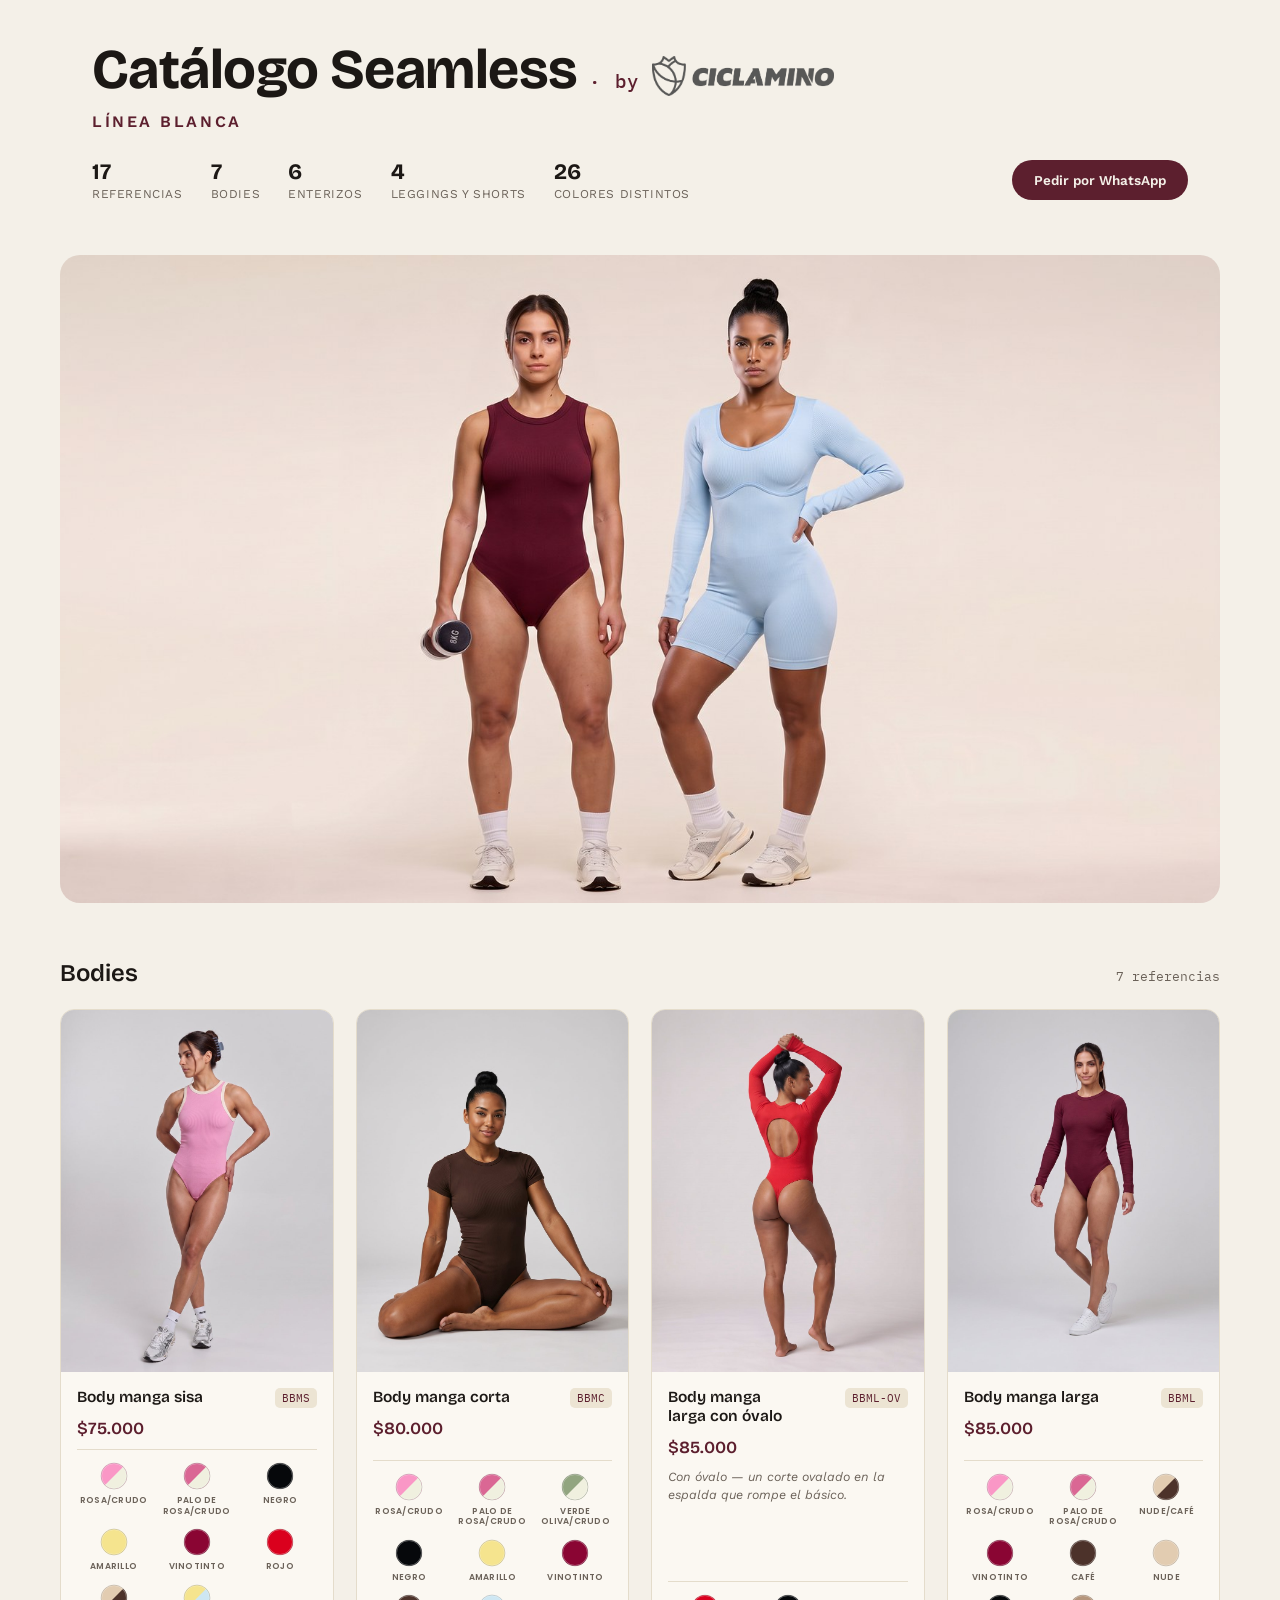
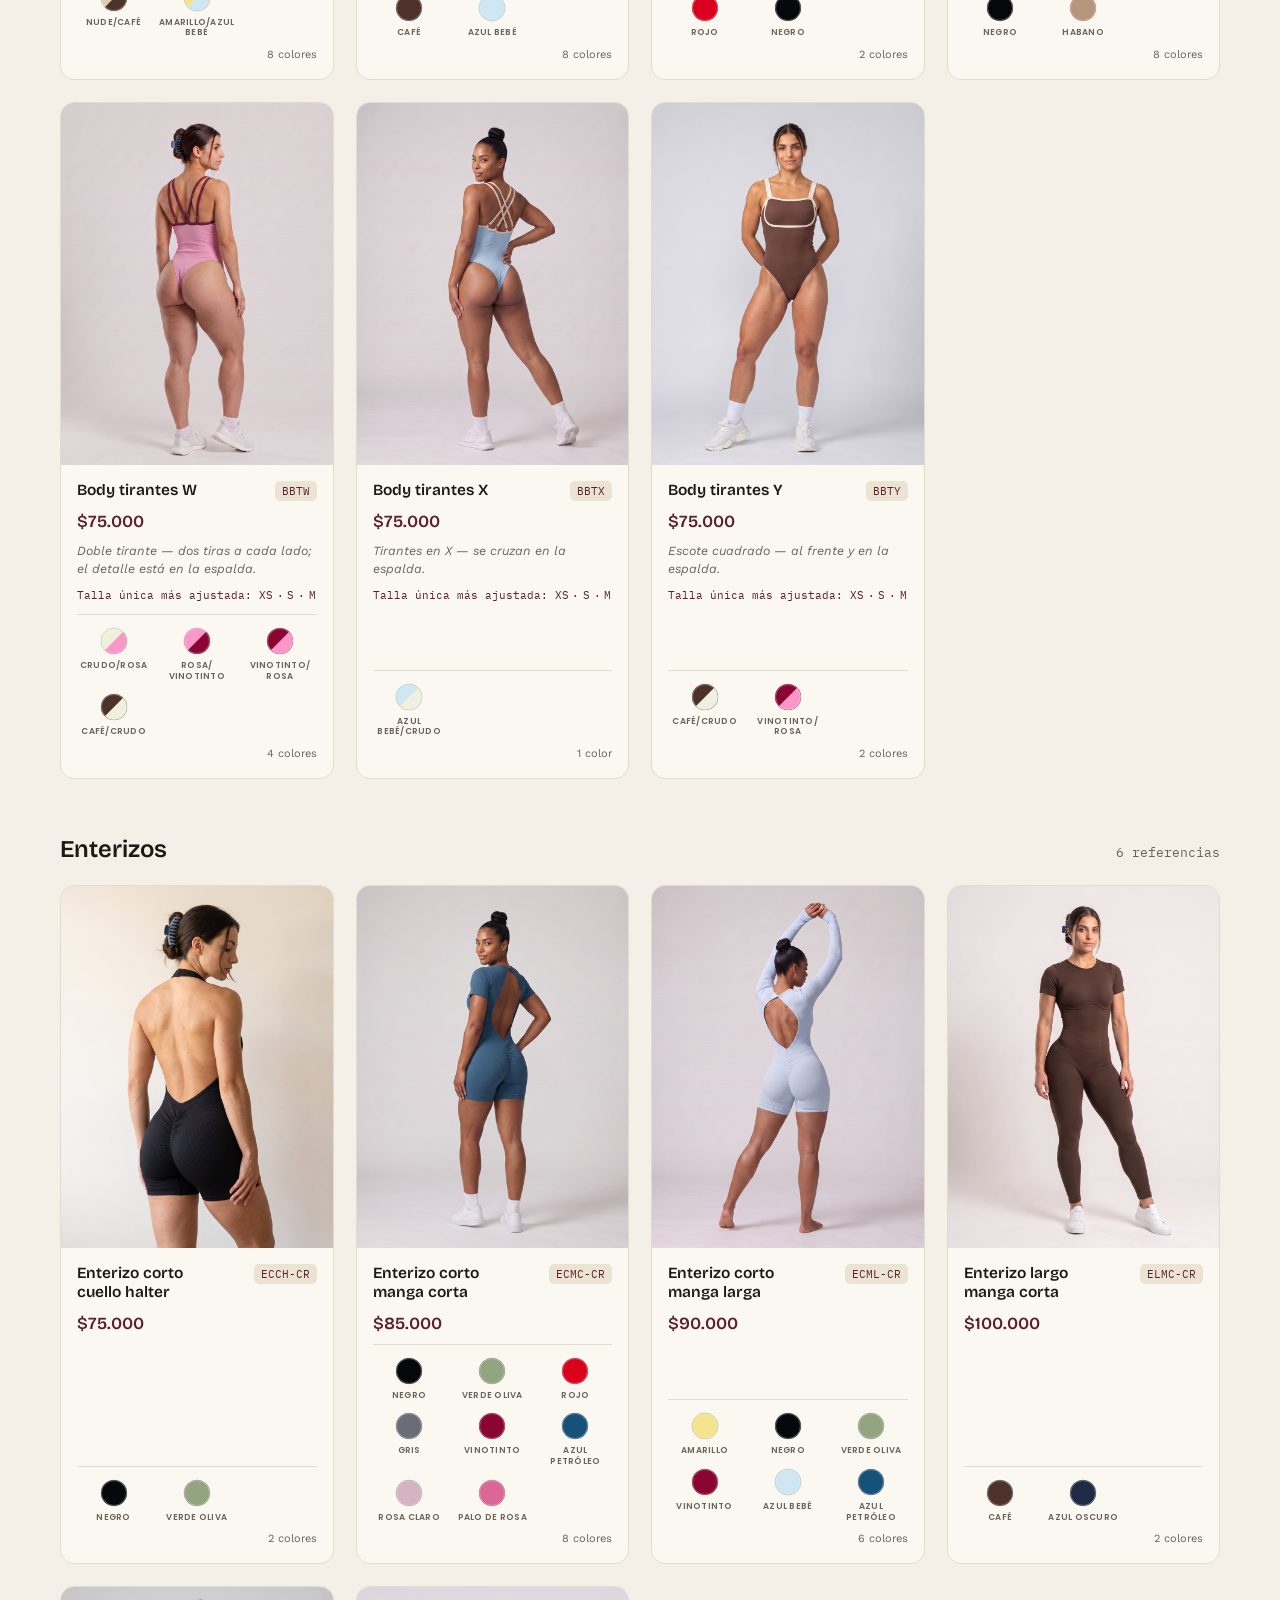
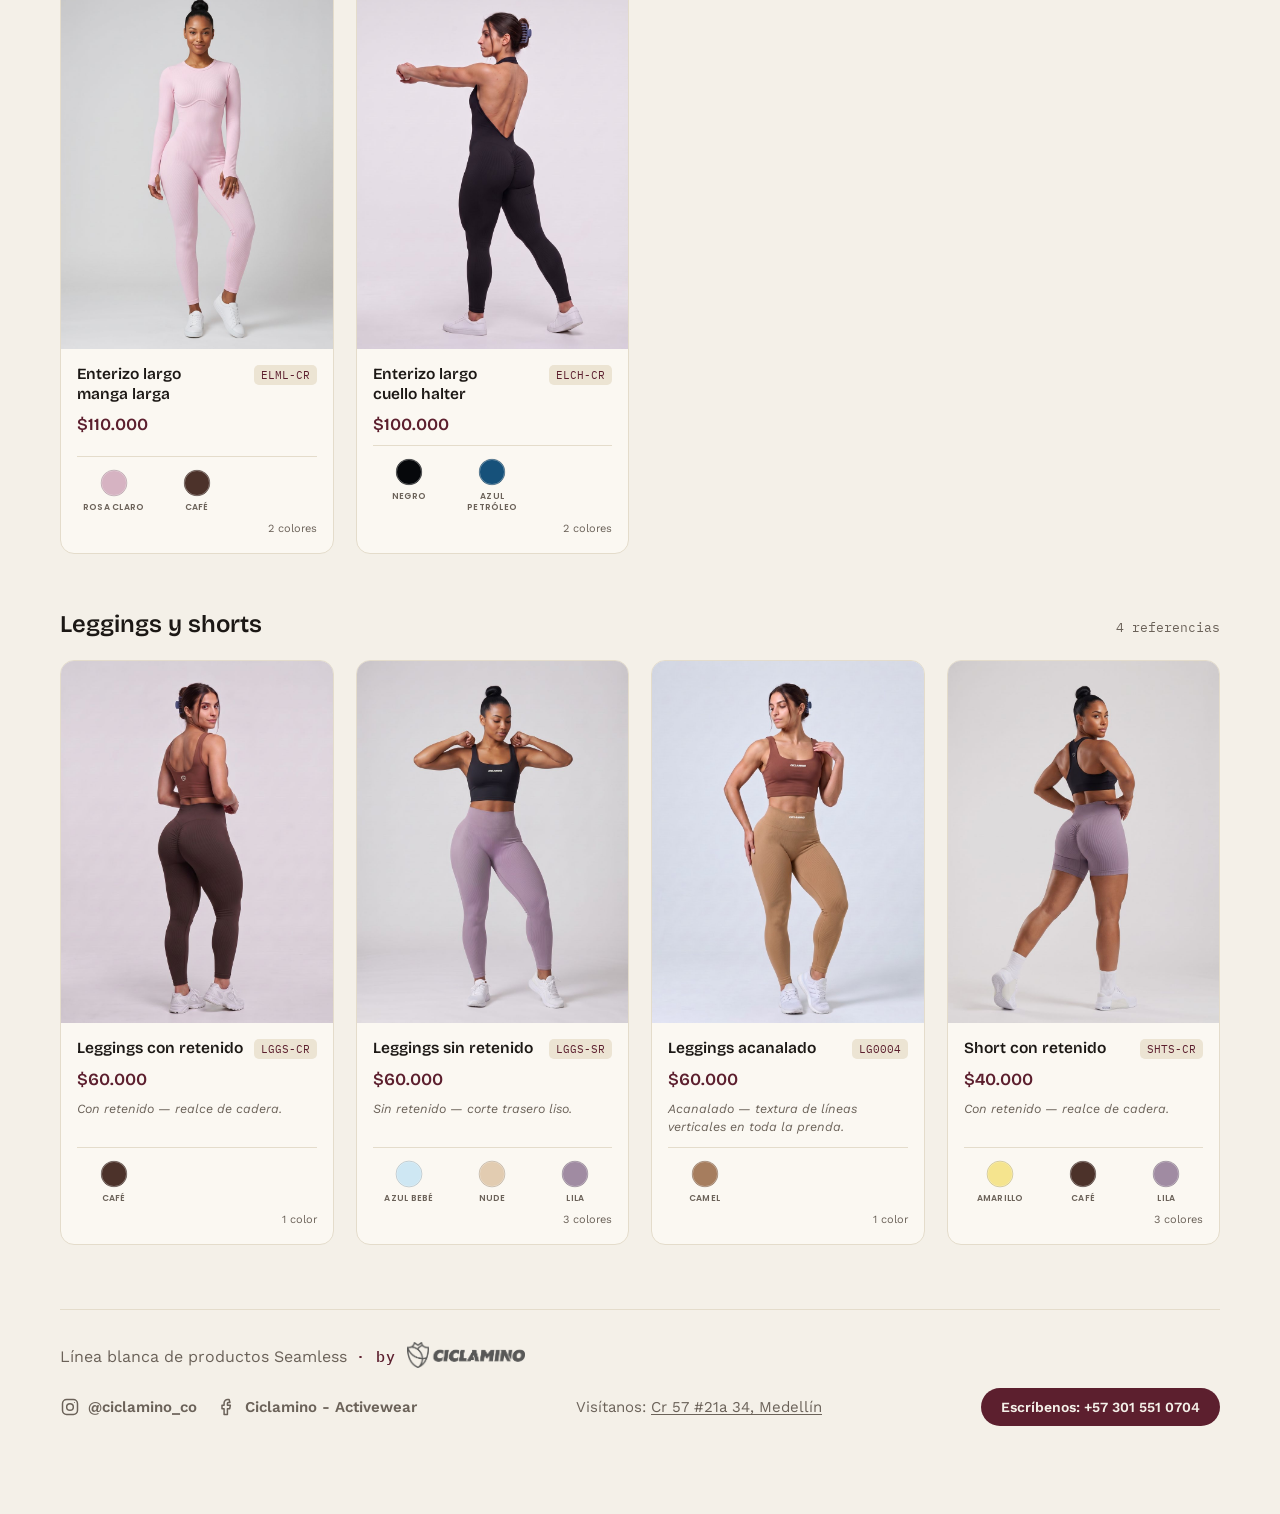
<file: bodies.html>
<!DOCTYPE html>
<html lang="es"><head><meta charset="UTF-8">
<title>Catálogo Seamless | Ciclamino</title>
<meta http-equiv="refresh" content="0; url=index.html#bodies">
<link rel="canonical" href="index.html#bodies">
<script>location.replace("index.html#bodies");</script>
</head><body><p><a href="index.html#bodies">Ir al catálogo Seamless</a></p></body></html>
</file>
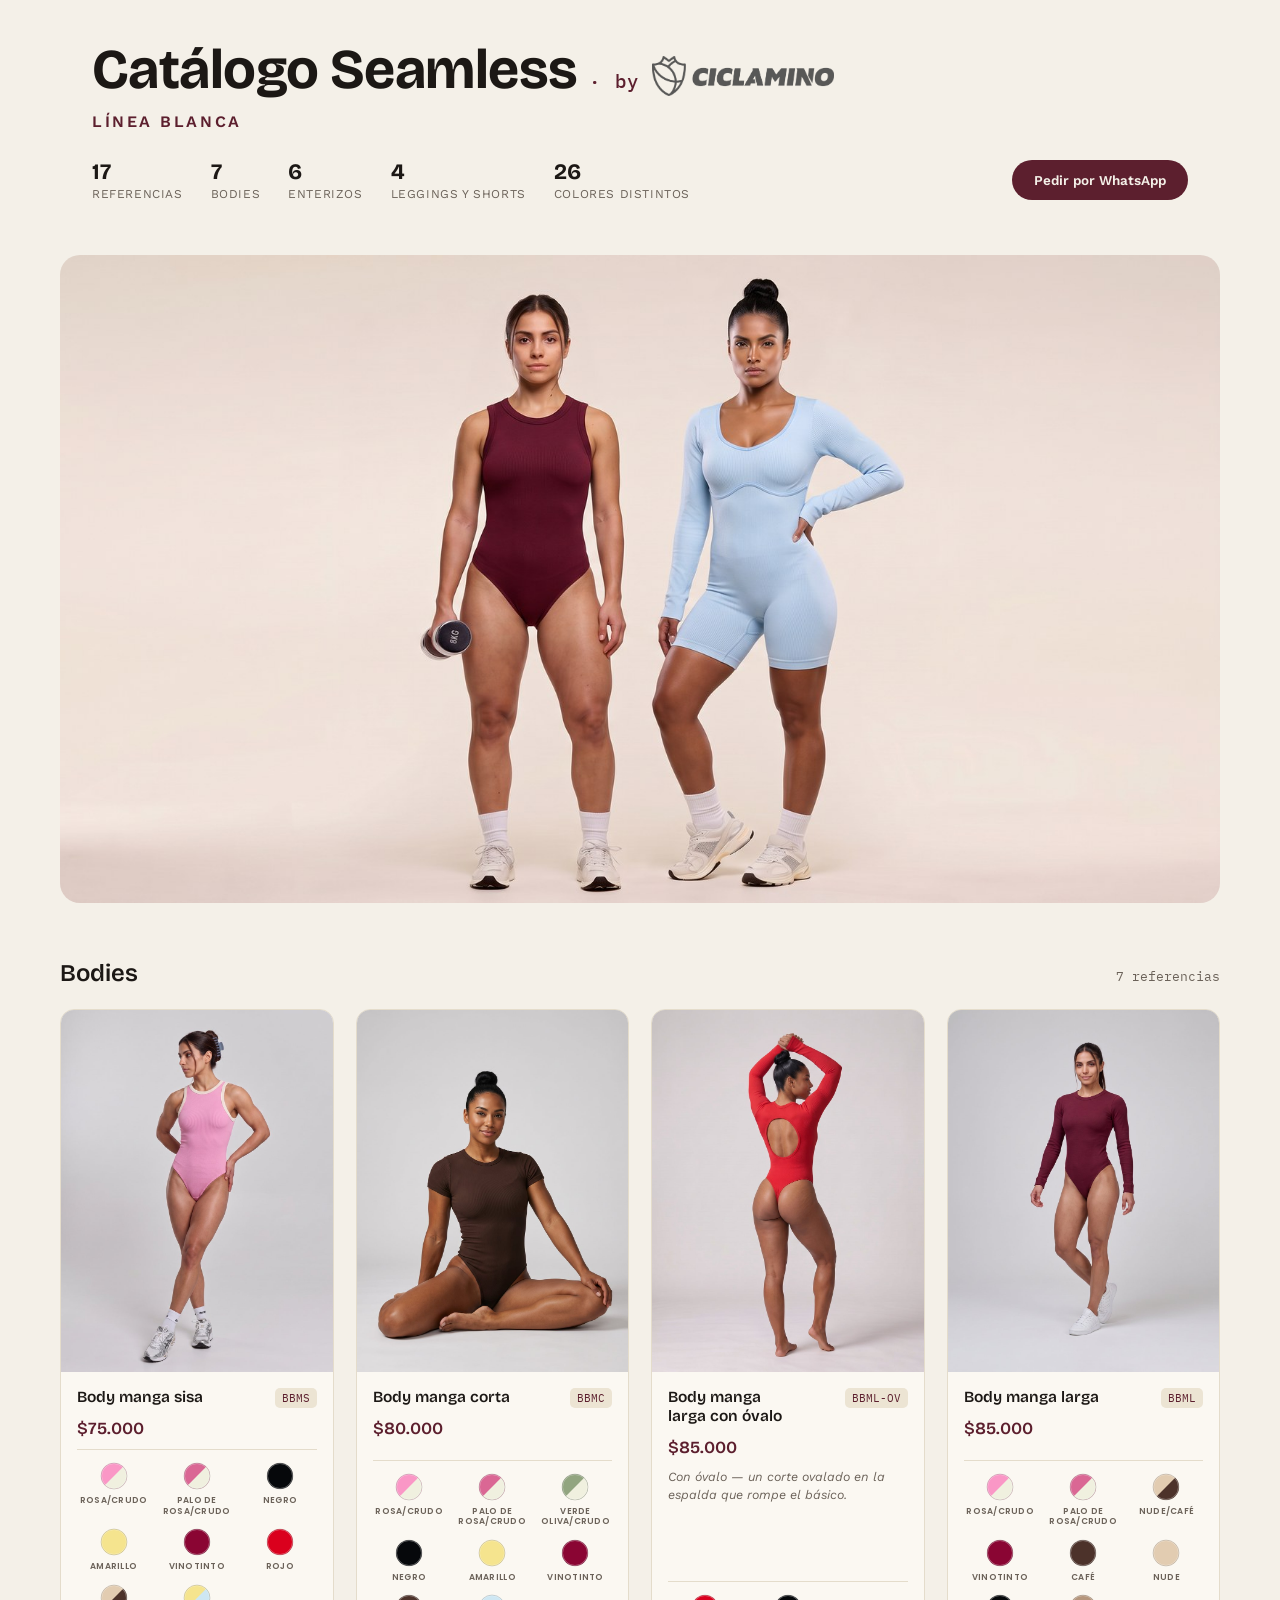
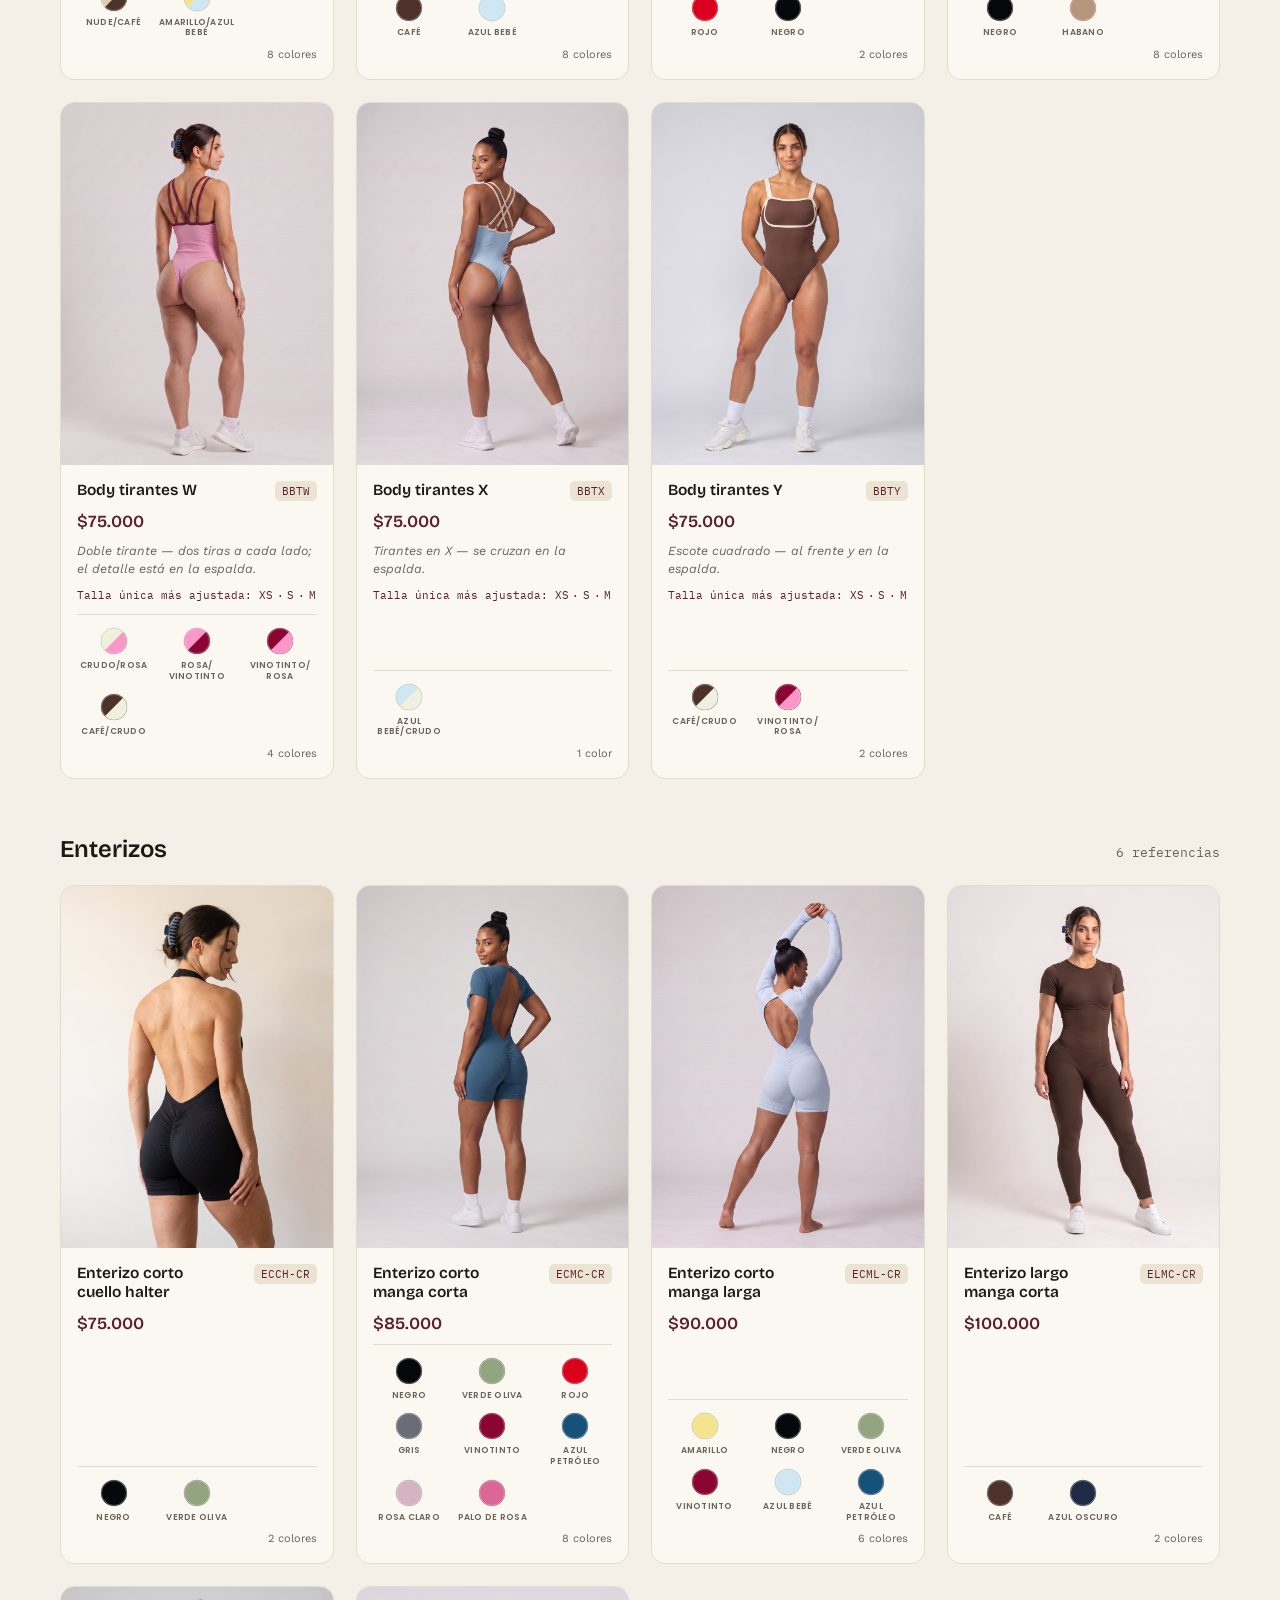
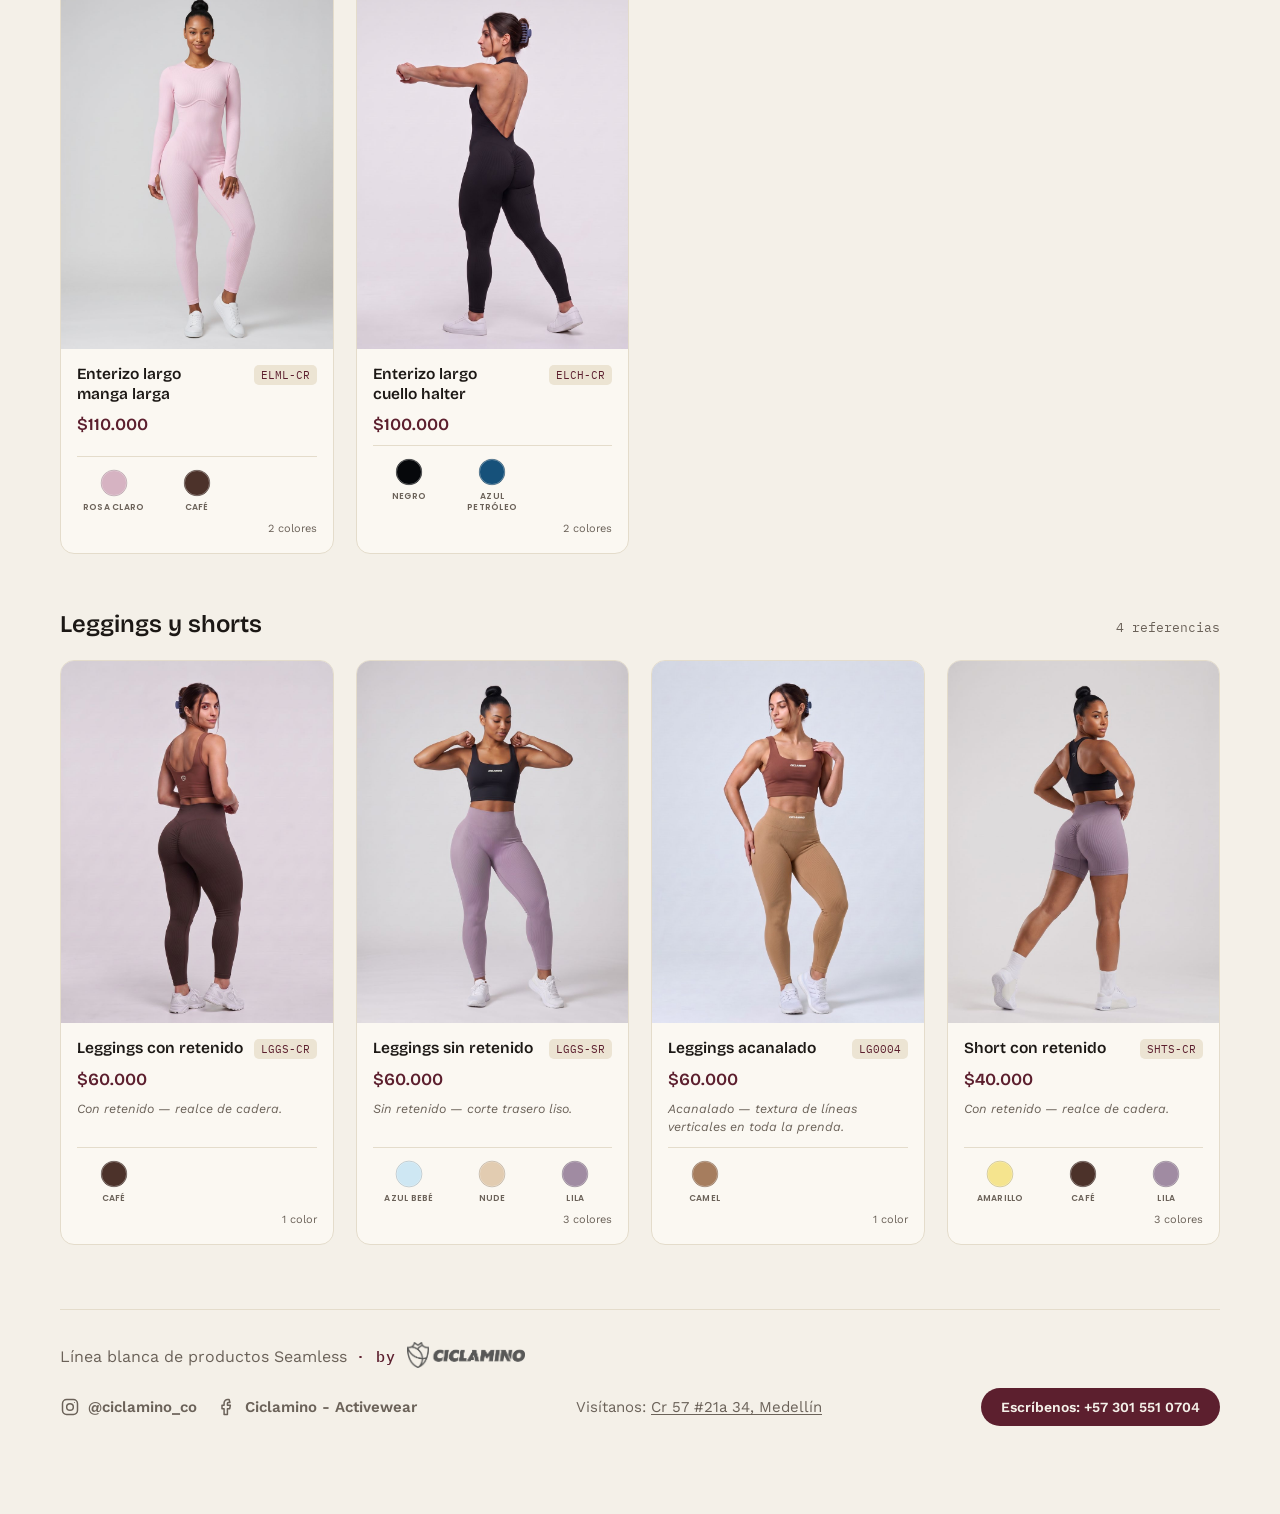
<file: contacto.html>
<!DOCTYPE html>
<html lang="es"><head><meta charset="UTF-8">
<title>Catálogo Seamless | Ciclamino</title>
<meta http-equiv="refresh" content="0; url=index.html">
<link rel="canonical" href="index.html">
<script>location.replace("index.html");</script>
</head><body><p><a href="index.html">Ir al catálogo Seamless</a></p></body></html>
</file>
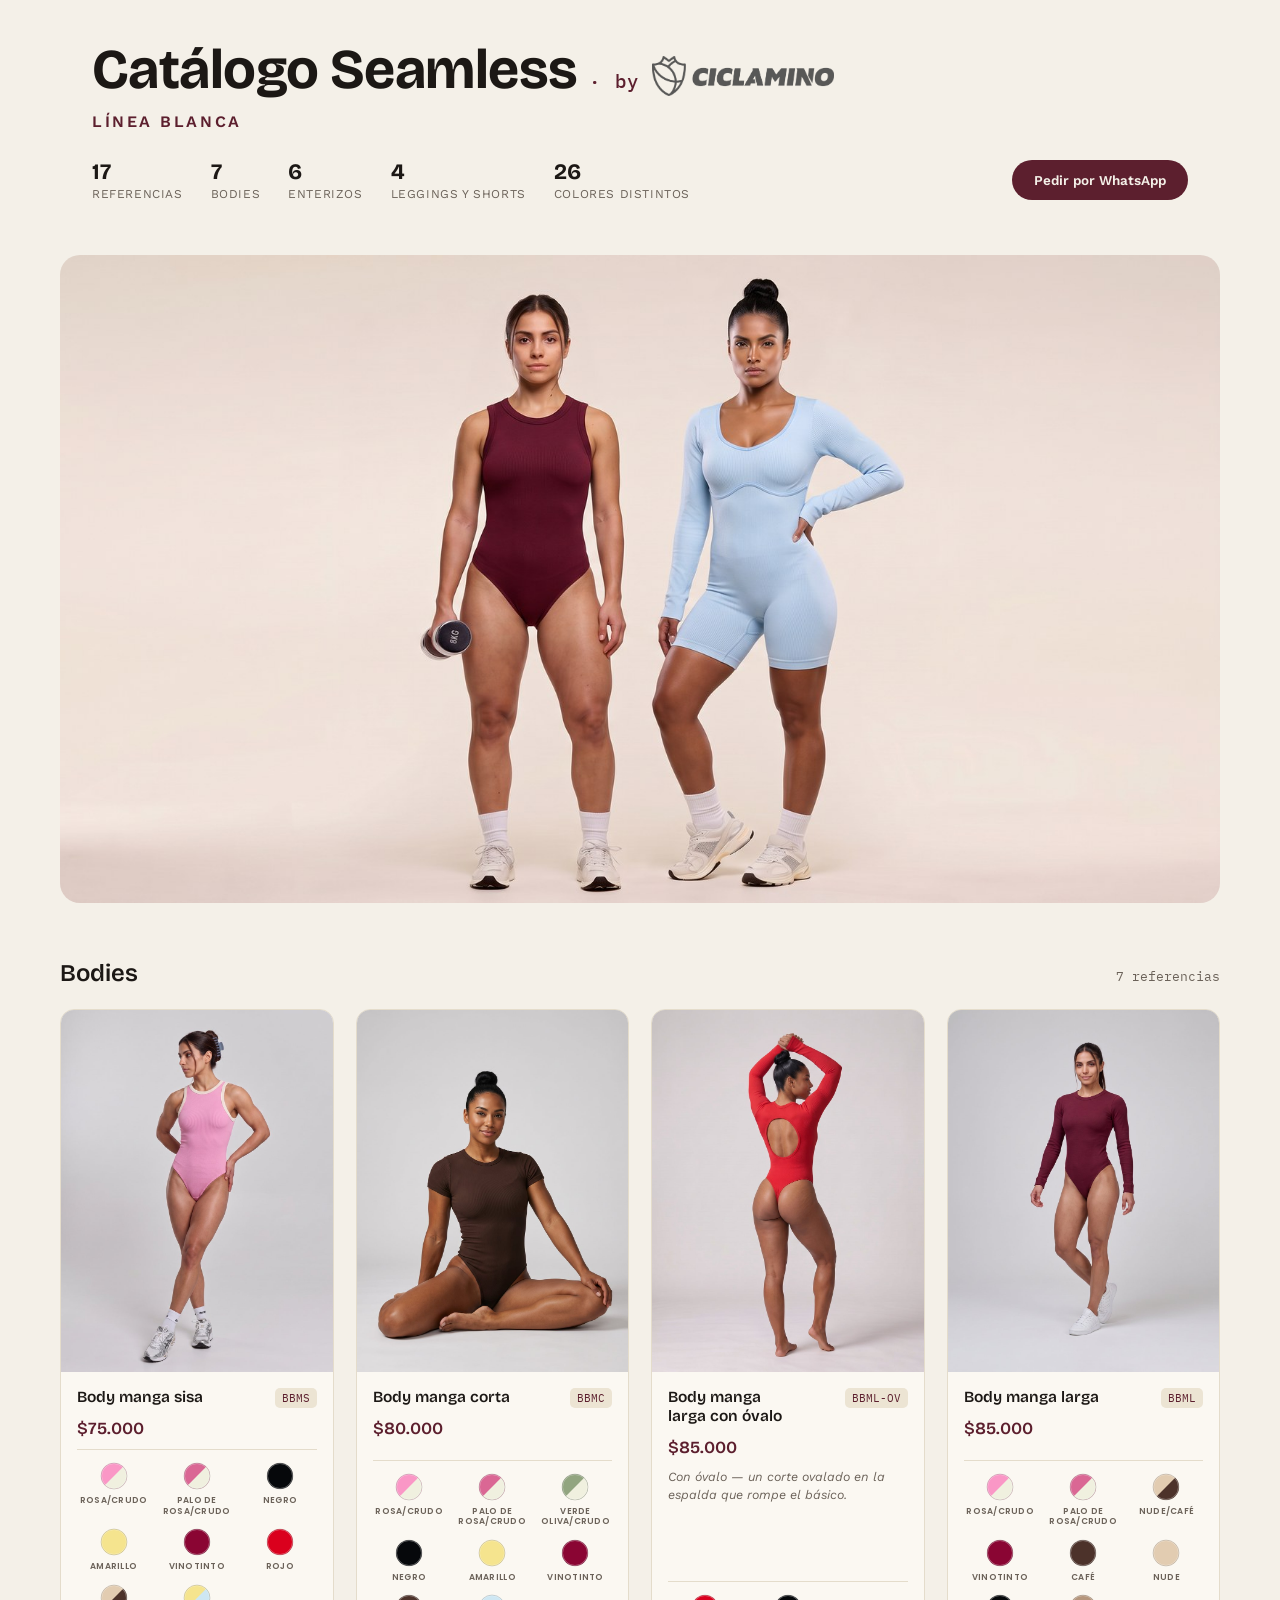
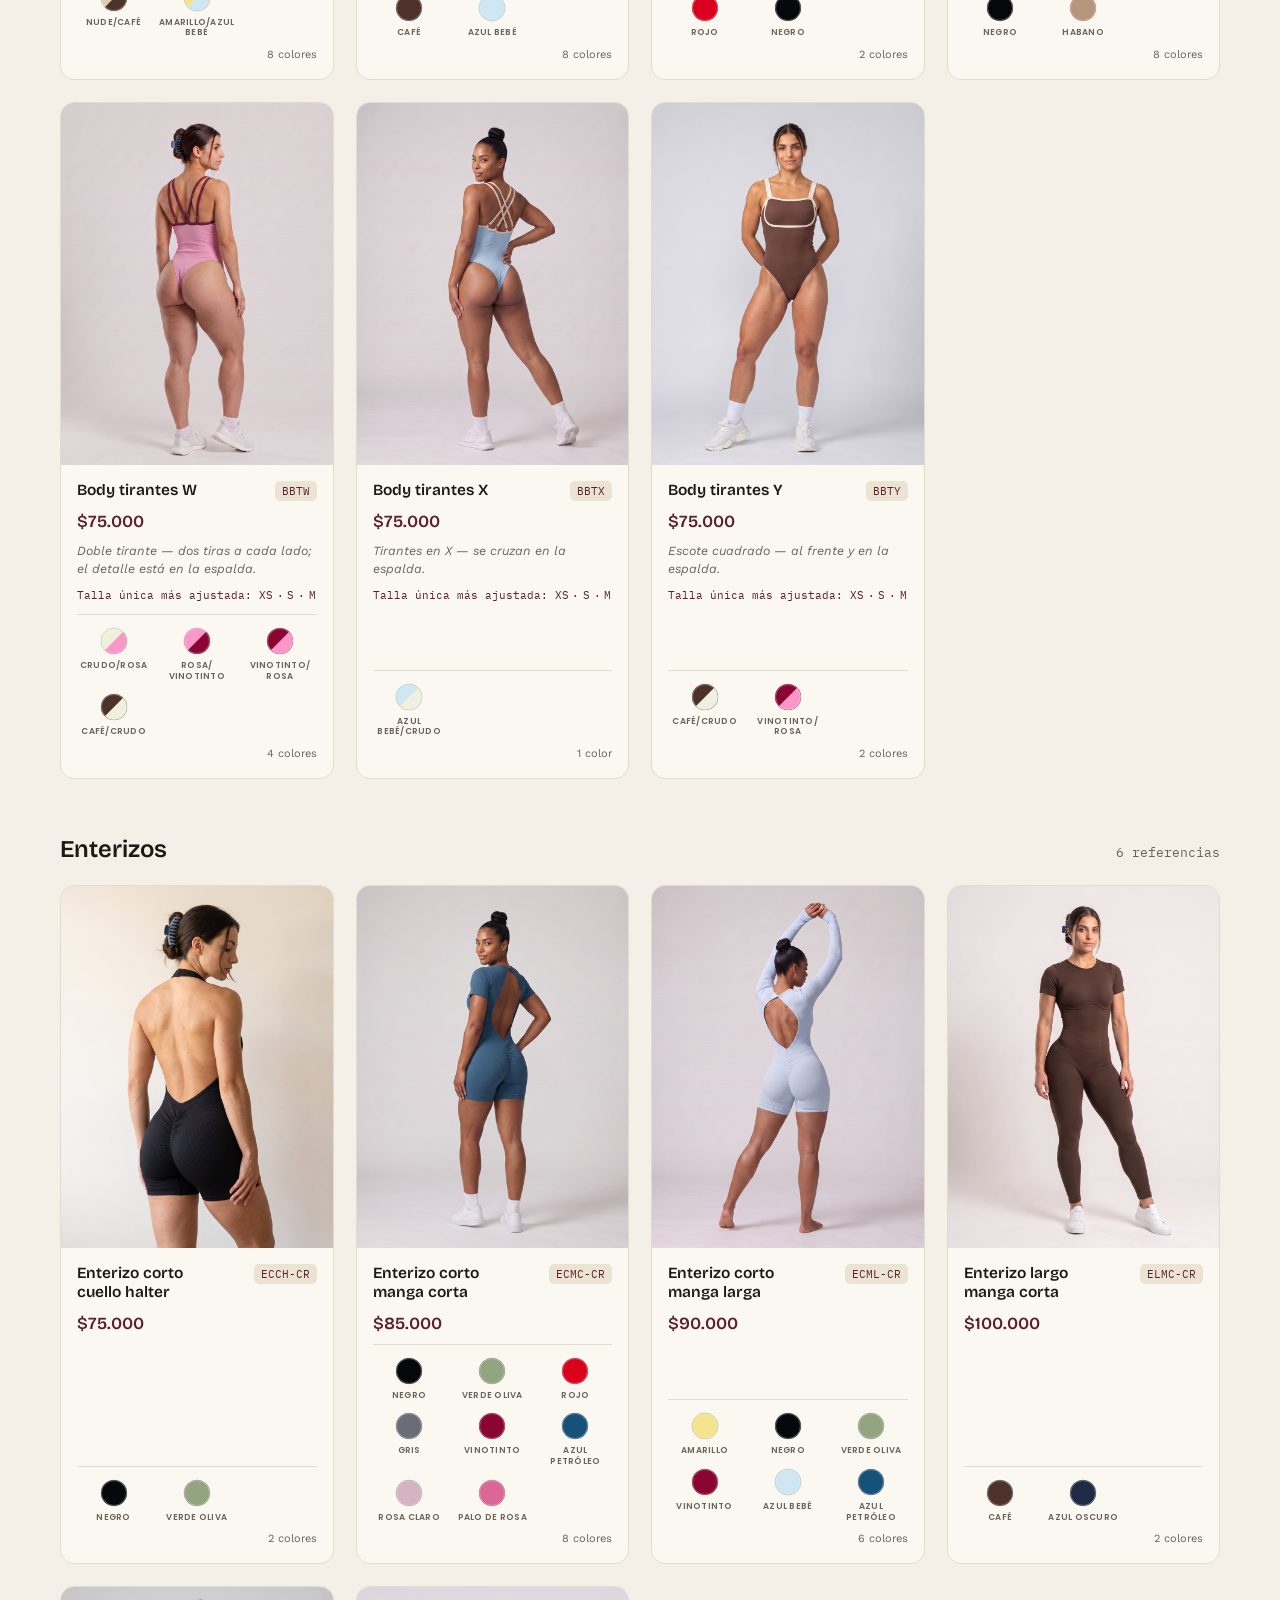
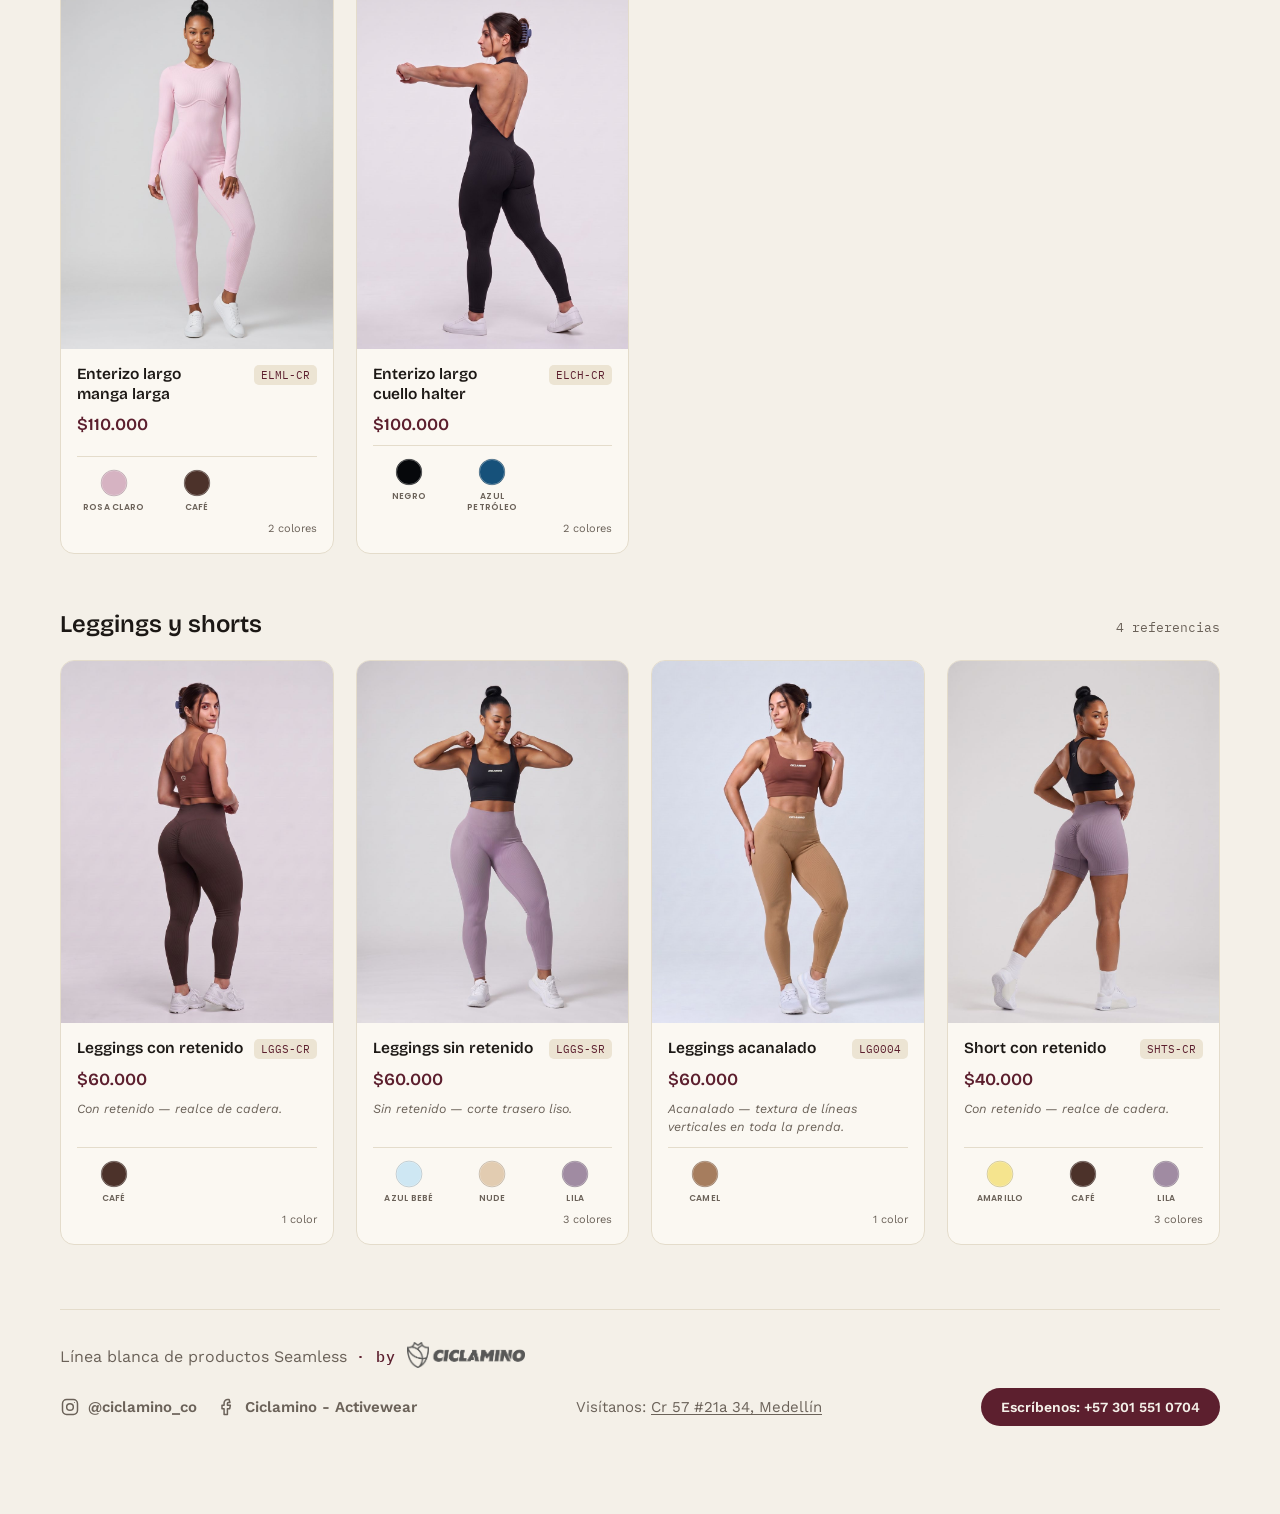
<file: enterizos.html>
<!DOCTYPE html>
<html lang="es"><head><meta charset="UTF-8">
<title>Catálogo Seamless | Ciclamino</title>
<meta http-equiv="refresh" content="0; url=index.html#enterizos">
<link rel="canonical" href="index.html#enterizos">
<script>location.replace("index.html#enterizos");</script>
</head><body><p><a href="index.html#enterizos">Ir al catálogo Seamless</a></p></body></html>
</file>
<file: css/styles.css>
/* Base (equivalente al marco del artefacto) */
:root{color-scheme:light;box-sizing:border-box;padding-top:env(safe-area-inset-top,0px);padding-bottom:env(safe-area-inset-bottom,0px)}html{scroll-padding-top:env(safe-area-inset-top,0px)}body{margin:0;padding:0;font:14px -apple-system,BlinkMacSystemFont,sans-serif;background:#faf9f5;color:#141413}img{max-width:100%}[hidden]:not([hidden=until-found i]){display:none!important}

/* Catálogo Seamless */
:root {
  --bg: #F4F0E8;
  --surface: #FBF8F2;
  --surface-2: #ECE4D3;
  --ink: #1C1815;
  --ink-soft: #6B6259;
  --line: #E4DCCB;
  --accent: #5C1F2E;
  --accent-2: #7A2C40;
  --on-accent: #F4F0E8;
  --fit: #5C1F2E;
  --max: 1160px;
}
@media (prefers-color-scheme: dark) {
  :root:not([data-theme="light"]) {
    --bg: #1C1815; --surface: #241F1B; --surface-2: #2C2621; --ink: #F4F0E8;
    --ink-soft: #B8AC9C; --line: #3A322B; --accent: #C97D91; --accent-2: #DA97A8; --on-accent: #241F1B; --fit: #FFFFFF;
  }
}
:root[data-theme="dark"] {
  --bg: #1C1815; --surface: #241F1B; --surface-2: #2C2621; --ink: #F4F0E8;
  --ink-soft: #B8AC9C; --line: #3A322B; --accent: #C97D91; --accent-2: #DA97A8; --on-accent: #241F1B; --fit: #FFFFFF;
}

* { box-sizing: border-box; }
body {
  background: var(--bg);
  color: var(--ink);
  font-family: 'Work Sans', -apple-system, sans-serif;
  margin: 0;
  padding: 0 24px 80px;
}
h1, h2, h3 { font-family: 'Bricolage Grotesque', 'Work Sans', sans-serif; text-wrap: balance; margin: 0; }
.mono { font-family: 'IBM Plex Mono', monospace; }

.wrap { max-width: var(--max); margin: 0 auto; }

.masthead {
  position: relative;
  margin-bottom: 40px;
  background: var(--bg);
}
.masthead-inner {
  position: relative;
  padding: 40px 32px 26px;
  background: var(--bg);
}
.masthead-photo {
  position: relative;
  aspect-ratio: 1600 / 893;
  background-size: cover;
  background-position: center;
  background-color: var(--surface-2);
  border-radius: 20px;
  overflow: hidden;
  margin-top: 28px;
}
.cover-mobile { display: none; }
.brandline { display: flex; align-items: baseline; gap: 12px; flex-wrap: wrap; }
h1.brand-title {
  font-size: clamp(34px, 5.6vw, 56px);
  font-weight: 700;
  line-height: 1.08;
  letter-spacing: -.01em;
}
.byline {
  font-family: 'IBM Plex Mono', monospace;
  font-size: clamp(15px, 1.9vw, 19px);
  letter-spacing: .08em;
  color: var(--accent);
  font-weight: 500;
}
.brand-subtitle {
  font-family: 'Work Sans', sans-serif;
  font-size: clamp(13px, 1.6vw, 16px);
  font-weight: 600;
  letter-spacing: .16em;
  text-transform: uppercase;
  color: var(--accent);
  margin: 0;
  flex-basis: 100%;
}
.byline b { color: var(--accent); font-weight: 600; }
.stats-row { display: flex; align-items: center; justify-content: space-between; gap: 20px; margin-top: 28px; flex-wrap: wrap; }
.stats { display: flex; gap: 28px; flex-wrap: wrap; }
.stat { display: flex; flex-direction: column; gap: 2px; }
.stat b { font-size: 22px; font-family: 'Bricolage Grotesque', sans-serif; }
.stat span { font-size: 12px; color: var(--ink-soft); text-transform: uppercase; letter-spacing: .05em; }
.wa-cta {
  font-family: 'Work Sans', sans-serif;
  font-weight: 600;
  font-size: 13.5px;
  padding: 12px 22px;
  border-radius: 100px;
  text-decoration: none;
  white-space: nowrap;
  background: var(--accent);
  color: var(--on-accent);
  flex-shrink: 0;
}

.section-head { display: flex; align-items: baseline; justify-content: space-between; gap: 16px; margin: 56px 0 22px; flex-wrap: wrap; }
.section-head h2 { font-size: 24px; font-weight: 600; }
.section-head .count { font-family: 'IBM Plex Mono', monospace; font-size: 12.5px; color: var(--ink-soft); }

.pgrid {
  display: grid;
  grid-template-columns: repeat(auto-fill, minmax(230px, 1fr));
  gap: 22px;
}
.pcard {
  background: var(--surface);
  border: 1px solid var(--line);
  border-radius: 14px;
  overflow: hidden;
  display: flex;
  flex-direction: column;
}
.pc-photo-wrap { aspect-ratio: 3/4; background: var(--surface-2); overflow: hidden; }
.pc-photo-wrap img { width: 100%; height: 100%; object-fit: cover; display: block; }
.pc-body { padding: 16px 16px 18px; display: flex; flex-direction: column; gap: 10px; flex: 1; }
.pc-top { display: flex; align-items: flex-start; justify-content: space-between; gap: 8px; }
.pc-name { font-size: 15.5px; font-weight: 600; line-height: 1.25; }
.pc-code { font-family: 'IBM Plex Mono', monospace; font-size: 11px; color: var(--accent); background: var(--surface-2); padding: 3px 7px; border-radius: 5px; white-space: nowrap; flex-shrink: 0; }
.pc-price { font-family: 'Bricolage Grotesque', sans-serif; font-size: 17px; font-weight: 600; color: var(--accent); margin: 0; }
.pc-mod { font-size: 12.5px; color: var(--ink-soft); line-height: 1.45; margin: 0; font-style: italic; }
.pc-fit { font-family: 'IBM Plex Mono', monospace; font-size: 11px; line-height: 1.45; color: var(--fit); margin: 0; }
.pc-sizes { white-space: nowrap; word-spacing: -0.3em; }
.pc-colors { margin-top: auto; display: flex; flex-direction: column; gap: 10px; padding-top: 12px; border-top: 1px solid var(--line); }
.sw-row {
  display: grid;
  grid-template-columns: repeat(auto-fill, minmax(56px, 1fr));
  justify-content: start;
  gap: 12px 10px;
}
.sw-item { display: flex; flex-direction: column; align-items: center; gap: 5px; width: auto; min-width: 0; }
.sw {
  display: block;
  flex-shrink: 0;
}
.sw-label {
  font-family: 'Poppins', 'Work Sans', sans-serif;
  font-size: 8.5px;
  font-weight: 600;
  letter-spacing: .03em;
  text-transform: uppercase;
  color: var(--ink-soft);
  text-align: center;
  line-height: 1.25;
}
.pc-colorcount { font-size: 11px; color: var(--ink-soft); white-space: nowrap; align-self: flex-end; }

@media (max-width: 560px) {
  .stats-row { align-items: flex-start; }
  .wa-cta { order: -1; }
}


.brand-logo { height: 40px; width: auto; vertical-align: -8px; }
@media (max-width: 760px) {
  .brandline { flex-direction: column; align-items: flex-start; gap: 14px; }
  .brandline h1.brand-title { order: 0; }
  .brandline .brand-subtitle { order: 1; flex-basis: auto; }
  .brandline .byline { order: 2; }
  .brandline .byline .dot-sep { display: none; }
}

@media (prefers-color-scheme: dark) {
  :root:not([data-theme="light"]) .brand-logo { filter: invert(1) brightness(1.5); }
}
:root[data-theme="dark"] .brand-logo { filter: invert(1) brightness(1.5); }

.site-footer {
  margin-top: 64px;
  padding: 32px 0 8px;
  border-top: 1px solid var(--line);
  display: flex;
  flex-direction: column;
  gap: 20px;
}
.footer-tagline {
  font-family: 'Work Sans', sans-serif;
  font-size: 16px;
  color: var(--ink-soft);
  display: flex;
  align-items: baseline;
  gap: 9px;
  flex-wrap: wrap;
  margin: 0;
}
.footer-logo { height: 26px; vertical-align: -6px; }
.footer-by { font-size: 14.5px; }
.footer-row {
  display: flex;
  align-items: center;
  justify-content: space-between;
  gap: 20px;
  flex-wrap: wrap;
}
.footer-social { display: flex; gap: 20px; align-items: center; }
.social-link {
  display: inline-flex;
  align-items: center;
  gap: 8px;
  color: var(--ink-soft);
  text-decoration: none;
  font-family: 'Work Sans', sans-serif;
  font-size: 15px;
  font-weight: 600;
}
.social-link:hover { color: var(--accent); }
.social-icon { flex-shrink: 0; width: 20px; height: 20px; }
.footer-address {
  font-family: 'Work Sans', sans-serif;
  font-size: 15px;
  color: var(--ink-soft);
  margin: 0;
}
.footer-address a { color: inherit; text-decoration: underline; text-underline-offset: 2px; }
.footer-address a:hover { color: var(--accent); }
.footer-wa { font-size: 14px; padding: 11px 20px; }

@media (max-width: 480px) {
  body { padding: 0 16px 60px; }
  .pgrid { grid-template-columns: repeat(auto-fill, minmax(150px, 1fr)); gap: 14px; }
  .masthead-inner { padding: 26px 18px 20px; }
  .footer-row { flex-direction: column; align-items: flex-start; gap: 16px; }
  .footer-wa { align-self: flex-start; }
  .footer-address { text-align: left; }
  .footer-tagline .dot-sep { display: none; }
  .cover-desktop { display: none; }
  .cover-mobile { display: block; aspect-ratio: 1400 / 1737; }
}

.pc-photo-wrap[role="button"] { cursor: zoom-in; -webkit-tap-highlight-color: transparent; }
.lb {
  display: none;
  position: fixed;
  inset: 0;
  z-index: 1000;
  background: rgba(10, 8, 8, .95);
  align-items: center;
  justify-content: center;
  padding: 16px;
  cursor: zoom-out;
  -webkit-tap-highlight-color: transparent;
}
.lb.open { display: flex; }
.lb img {
  max-width: 100%;
  max-height: 100%;
  width: auto;
  height: auto;
  object-fit: contain;
  border-radius: 12px;
  cursor: default;
  box-shadow: 0 10px 40px rgba(0, 0, 0, .5);
}
.lb-x {
  position: absolute;
  top: 12px;
  right: 14px;
  width: 38px;
  height: 38px;
  border-radius: 50%;
  background: rgba(255, 255, 255, .16);
  color: #fff;
  font: 400 24px/38px 'Work Sans', sans-serif;
  text-align: center;
  pointer-events: none;
}
</file>
